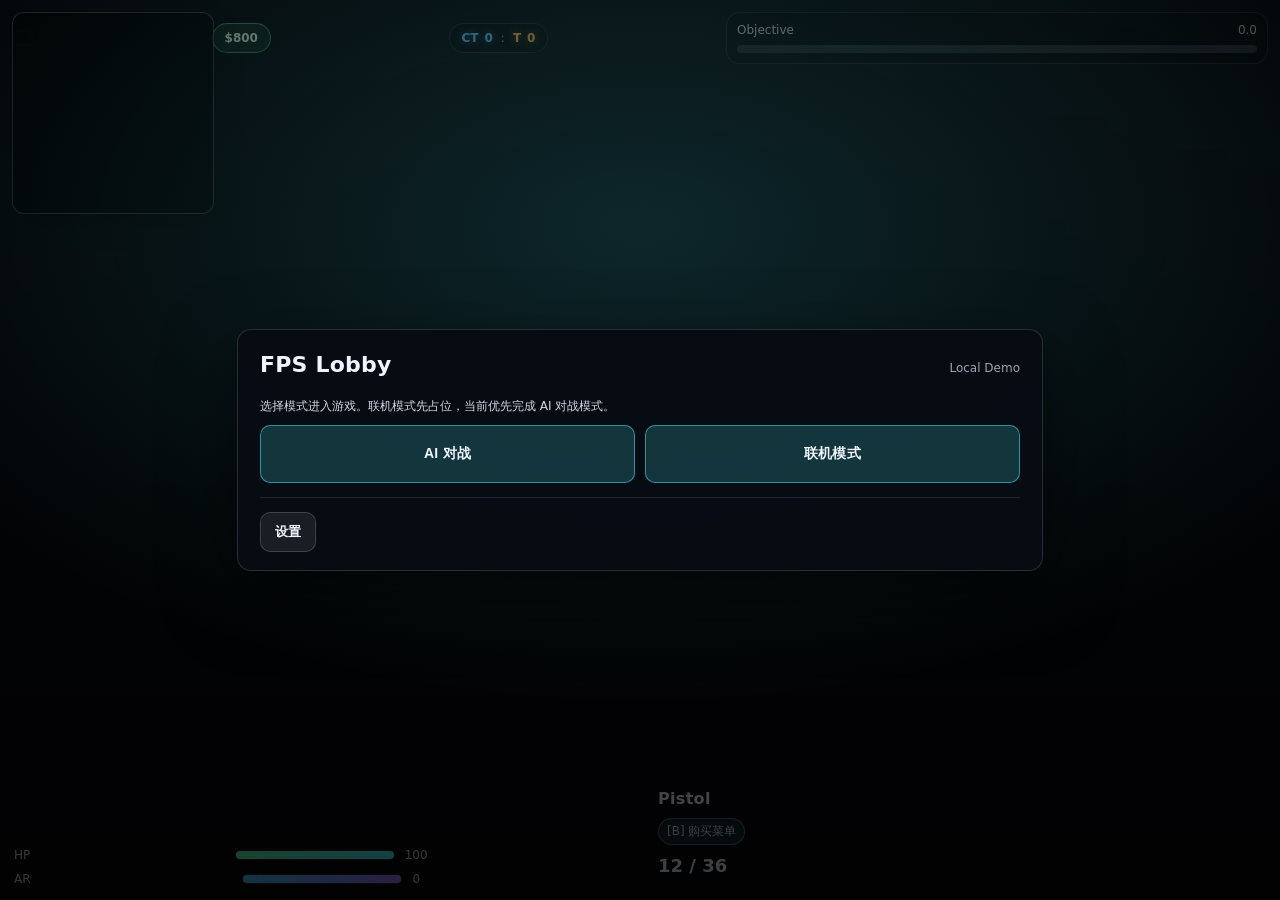
<file: index.html>
<!doctype html>
<html lang="zh-CN">
  <head>
    <meta charset="utf-8" />
    <meta name="viewport" content="width=device-width, initial-scale=1" />
    <title>HTML5 WebGL FPS Demo (CS-like)</title>
    <link rel="icon" href="./favicon.ico" sizes="any" />
    <link rel="icon" type="image/svg+xml" href="./favicon.svg" />
    <link rel="shortcut icon" href="./favicon.ico" />
    <link rel="stylesheet" href="style.css" />
  </head>
  <body>
    <div id="overlay" class="overlay">
      <div class="panel">
        <div class="panel__header">
          <h1>FPS Lobby</h1>
          <div class="small" id="buildText">Local Demo</div>
        </div>

        <div id="screenLobby" class="screen">
          <p class="small">
            选择模式进入游戏。联机模式先占位，当前优先完成 AI 对战模式。
          </p>
          <div class="grid">
            <button id="btnModeAI" class="btn btn--tile">AI 对战</button>
            <button id="btnModeOnline" class="btn btn--tile">联机模式</button>
          </div>

          <div class="divider"></div>
          <div class="row">
            <button id="btnLobbySettings" class="btn btn--ghost">设置</button>
          </div>
        </div>

        <div id="screenAI" class="screen hidden">
          <h2>AI 对战设置</h2>
          <div class="form">
            <div class="block">
              <div class="block__title">阵营</div>
              <div class="tiles">
                <button id="teamCT" class="btn btn--tile btn--option" data-value="ct">反恐精英（CT）</button>
                <button id="teamT" class="btn btn--tile btn--option" data-value="t">恐怖分子（T）</button>
              </div>
            </div>

            <div class="block">
              <div class="block__title">AI 难度</div>
              <div class="tiles">
                <button id="diffEasy" class="btn btn--tile btn--option" data-value="easy">简单</button>
                <button id="diffNormal" class="btn btn--tile btn--option" data-value="normal">普通</button>
                <button id="diffHard" class="btn btn--tile btn--option" data-value="hard">困难</button>
              </div>
            </div>

            <div class="block">
              <div class="block__title">Bot 数量</div>
              <div class="stepper">
                <button id="botMinus" class="btn btn--ghost" aria-label="Decrease bots" disabled>-</button>
                <div class="stepper__value mono" id="botCountText">5v5</div>
                <button id="botPlus" class="btn btn--ghost" aria-label="Increase bots" disabled>+</button>
              </div>
            </div>

            <div class="block">
              <div class="block__title">模式</div>
              <div class="tiles">
                <button id="modeEndless" class="btn btn--tile btn--option hidden" data-value="endless" disabled aria-hidden="true" tabindex="-1">无限模式（兼容占位）</button>
                <button id="modeMatch" class="btn btn--tile btn--option hidden" data-value="match" disabled aria-hidden="true" tabindex="-1">对局模式（兼容占位）</button>
                <button id="modeBomb" class="btn btn--tile btn--option active" data-value="bomb">爆破模式（固定）</button>
              </div>
            </div>
          </div>

          <div class="row">
            <button id="btnStartAI" class="btn">启动游戏</button>
            <button id="btnBackToLobby" class="btn btn--ghost">返回大厅</button>
          </div>
        </div>

        <div id="screenPause" class="screen hidden">
          <h2>暂停</h2>
          <div class="row">
            <button id="btnResume" class="btn">继续</button>
            <button id="btnRestart" class="btn">重新开始</button>
          </div>
          <div class="row">
            <button id="btnPauseSettings" class="btn btn--ghost">设置</button>
            <button id="btnReturnLobby" class="btn btn--ghost">返回大厅</button>
          </div>
        </div>

        <div id="screenResult" class="screen hidden">
          <h2 id="resultTitle">Result</h2>
          <p id="resultDetail" class="small"></p>
          <div id="resultBoard" class="board mono"></div>
          <div class="row">
            <button id="btnResultRestart" class="btn">重新开始</button>
            <button id="btnResultLobby" class="btn btn--ghost">返回大厅</button>
          </div>
        </div>

        <div id="screenSettings" class="screen hidden">
          <h2>设置</h2>
          <div class="form">
            <div class="block">
              <div class="block__title">主音量</div>
              <div class="stepper">
                <button id="volMasterMinus" class="btn btn--ghost">-</button>
                <div class="stepper__value mono" id="volMasterText">40</div>
                <button id="volMasterPlus" class="btn btn--ghost">+</button>
              </div>
            </div>

            <div class="block">
              <div class="block__title">音效</div>
              <div class="stepper">
                <button id="volSfxMinus" class="btn btn--ghost">-</button>
                <div class="stepper__value mono" id="volSfxText">70</div>
                <button id="volSfxPlus" class="btn btn--ghost">+</button>
              </div>
            </div>

            <div class="block">
              <div class="block__title">音乐</div>
              <div class="stepper">
                <button id="volMusicMinus" class="btn btn--ghost">-</button>
                <div class="stepper__value mono" id="volMusicText">0</div>
                <button id="volMusicPlus" class="btn btn--ghost">+</button>
              </div>
            </div>
          </div>

          <div class="row">
            <button id="btnSettingsBack" class="btn">返回</button>
          </div>
        </div>
      </div>
    </div>

    <canvas id="gl"></canvas>

    <div id="hud" class="hud" aria-hidden="true">
      <div class="hud__top">
        <div id="status" class="status"></div>
        <div id="workerPerf" class="worker-perf mono" style="display: none; font-size: 10px; color: #00ff00; position: absolute; top: 20px; right: 10px; background: rgba(0,0,0,0.7); padding: 4px 8px; border-radius: 4px;">
          Worker: 0ms | 主线程: 0ms
        </div>
        <div id="moneyText" class="money mono">$800</div>
        <div id="aliveCounter" class="alive-counter mono" aria-hidden="true">
          <span class="alive-counter__team alive-counter__team--ct">CT <span id="ctAlive">0</span></span>
          <span class="alive-counter__sep">:</span>
          <span class="alive-counter__team alive-counter__team--t">T <span id="tAlive">0</span></span>
        </div>
        <div id="objective" class="objective" aria-hidden="true">
          <div class="objective__row">
            <div id="objectiveText" class="objective__text">Objective</div>
            <div id="objectiveTimer" class="objective__timer mono">0.0</div>
          </div>
          <div class="objective__track"><div id="objectiveFill" class="objective__fill"></div></div>
        </div>
      </div>

      <div id="buyMenu" class="buy-menu hidden" aria-hidden="true">
        <div class="buy-menu__header">
          <div class="buy-menu__title">购买菜单</div>
          <div class="buy-menu__hint mono">冻结期可购买 · 按 ESC 关闭</div>
        </div>
        <div id="buyMenuBody" class="buy-menu__body"></div>
        <div id="buyNotice" class="buy-menu__notice mono"></div>
      </div>

      <div class="hud__bottom">
        <div class="hud__left">
          <div class="bar">
            <span>HP</span>
            <div class="bar__track"><div id="hpBar" class="bar__fill"></div></div>
            <span id="hpText">100</span>
          </div>
          <div class="bar">
            <span>AR</span>
            <div class="bar__track"><div id="arBar" class="bar__fill bar__fill--alt"></div></div>
            <span id="arText">0</span>
          </div>
        </div>
        <div class="hud__center">
          <div class="crosshair" aria-hidden="true">
            <div class="ch ch--up"></div>
            <div class="ch ch--down"></div>
            <div class="ch ch--left"></div>
            <div class="ch ch--right"></div>
          </div>

          <div id="hitmarker" class="hitmarker" aria-hidden="true">
            <div class="hm hm--tl"></div>
            <div class="hm hm--tr"></div>
            <div class="hm hm--bl"></div>
            <div class="hm hm--br"></div>
          </div>
        </div>
        <div class="hud__right">
          <div id="weaponName" class="weapon">Pistol</div>
          <div id="fireModeHint" class="fire-mode-hint mono">[B] 购买菜单</div>
          <div class="ammo"><span id="ammoText">12 / 36</span></div>
          <div id="reloadWrap" class="reload" aria-hidden="true">
            <div class="reload__track"><div id="reloadBar" class="reload__fill"></div></div>
            <div id="reloadText" class="reload__text">Reloading</div>
          </div>
          <div class="small" id="tipText"></div>
        </div>
      </div>
      <div id="scopeOverlay" class="scope-overlay" aria-hidden="true">
        <div class="scope-overlay__reticle"></div>
      </div>
    </div>

    <script src="https://cdn.socket.io/4.6.1/socket.io.min.js"></script>
    <script src="anticheat.js"></script>
    <!-- 模块化工具库 -->
    <script src="math-utils.js"></script>
    <script src="physics.js"></script>
    <script type="module" src="main.js"></script>
  </body>
</html>
</file>
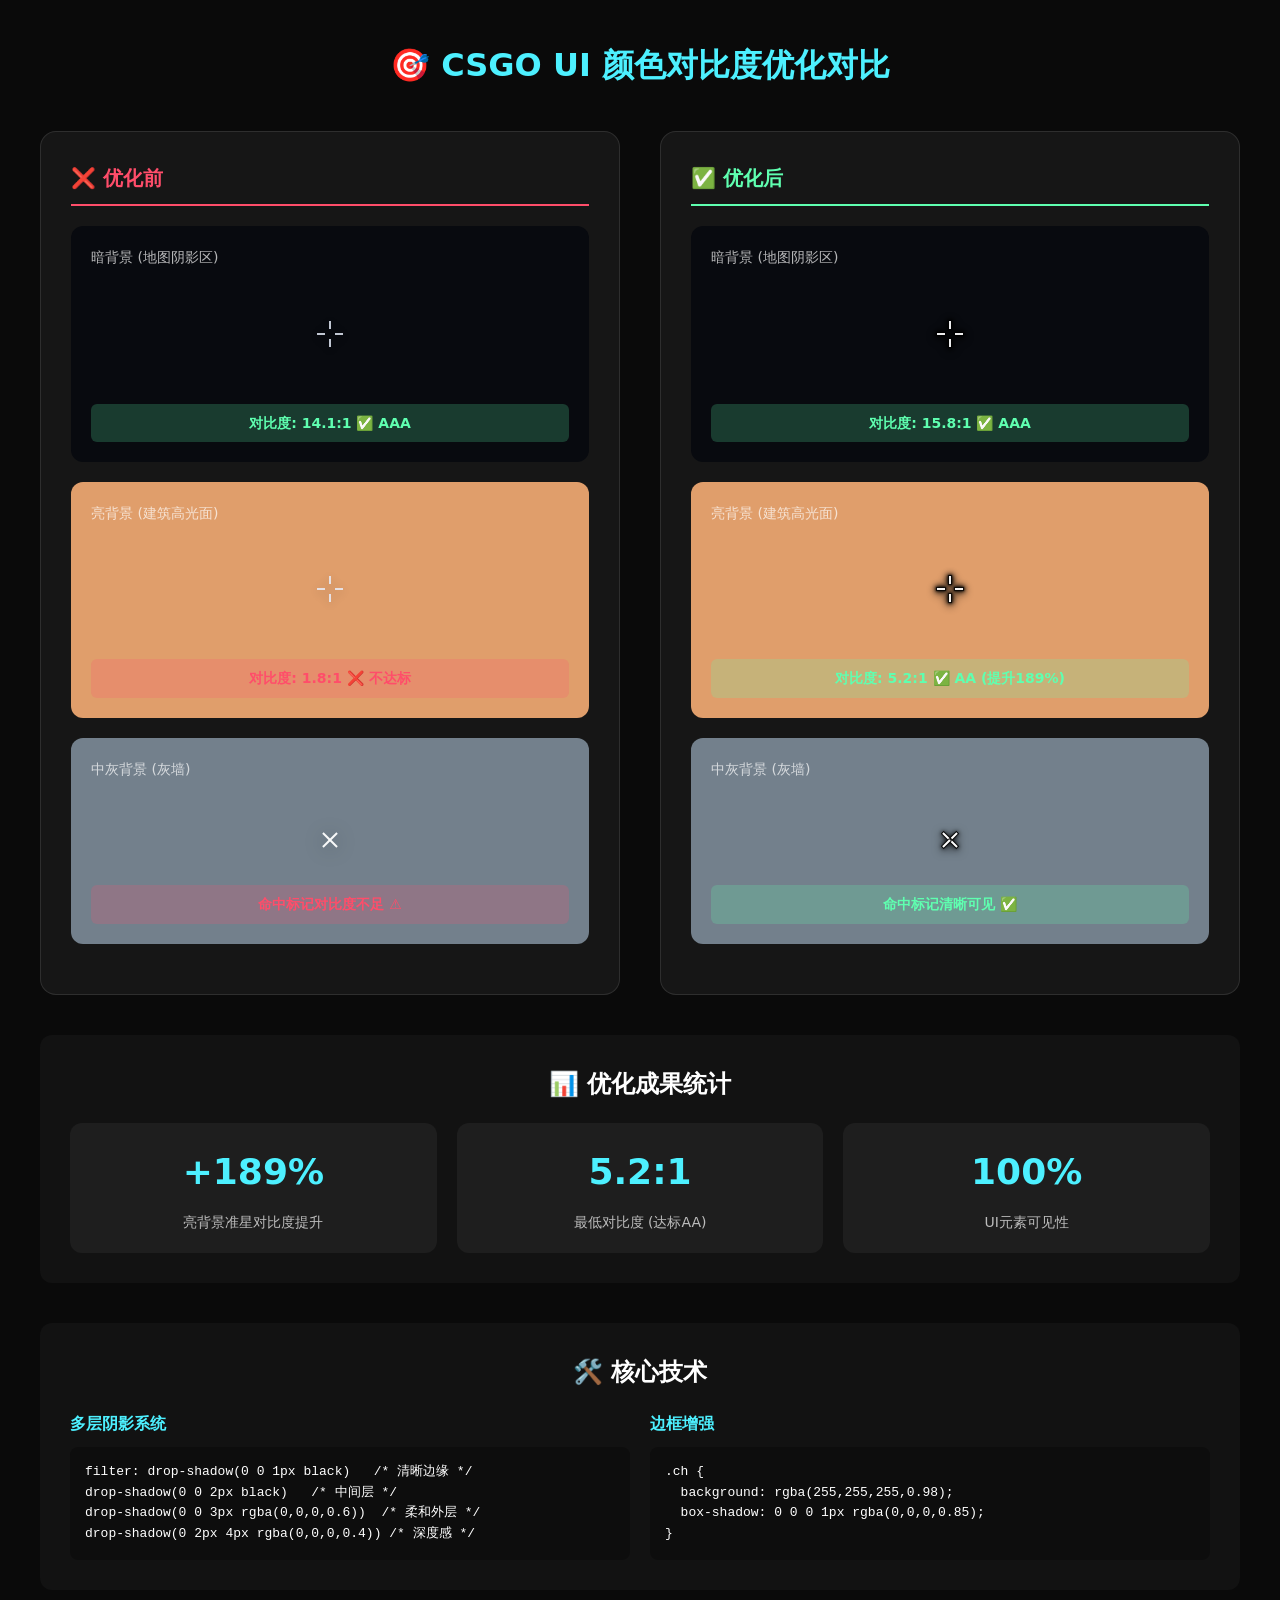
<file: color_contrast_demo.html>
<!DOCTYPE html>
<html lang="zh-CN">
<head>
    <meta charset="UTF-8">
    <meta name="viewport" content="width=device-width, initial-scale=1.0">
    <title>CSGO UI 颜色对比度优化 - 前后对比</title>
    <style>
        * {
            margin: 0;
            padding: 0;
            box-sizing: border-box;
        }
        
        body {
            font-family: system-ui, -apple-system, sans-serif;
            background: #0a0a0a;
            color: #fff;
            padding: 40px;
            line-height: 1.6;
        }
        
        h1 {
            text-align: center;
            margin-bottom: 40px;
            font-size: 32px;
            color: #4df0ff;
        }
        
        .comparison {
            display: grid;
            grid-template-columns: 1fr 1fr;
            gap: 40px;
            max-width: 1400px;
            margin: 0 auto;
        }
        
        .section {
            background: rgba(255,255,255,0.05);
            border-radius: 16px;
            padding: 30px;
            border: 1px solid rgba(255,255,255,0.1);
        }
        
        .section h2 {
            margin-bottom: 20px;
            font-size: 20px;
            padding-bottom: 10px;
            border-bottom: 2px solid;
        }
        
        .section.before h2 {
            color: #ff4d6a;
            border-color: #ff4d6a;
        }
        
        .section.after h2 {
            color: #5fffb0;
            border-color: #5fffb0;
        }
        
        .demo-area {
            margin: 20px 0;
            padding: 20px;
            border-radius: 12px;
        }
        
        /* 暗背景 */
        .bg-dark {
            background: #080a0f;
        }
        
        /* 亮背景 - 模拟地图建筑 */
        .bg-light {
            background: rgb(224, 158, 107);
        }
        
        /* 中等背景 - 模拟灰墙 */
        .bg-mid {
            background: rgb(115, 128, 140);
        }
        
        .demo-title {
            font-size: 14px;
            margin-bottom: 15px;
            opacity: 0.7;
        }
        
        /* 准星演示 */
        .crosshair-demo {
            position: relative;
            height: 100px;
            display: flex;
            align-items: center;
            justify-content: center;
            margin-bottom: 20px;
        }
        
        /* 优化前的准星 */
        .crosshair-old {
            position: relative;
            width: 22px;
            height: 22px;
            opacity: 0.9;
            filter: drop-shadow(0 2px 6px rgba(0, 0, 0, 0.35));
        }
        
        .crosshair-old .ch {
            position: absolute;
            left: 50%;
            top: 50%;
            width: 2px;
            height: 8px;
            background: rgba(232, 238, 252, 0.92);
            transform: translate(-50%, -50%);
        }
        
        .crosshair-old .ch--up {
            transform: translate(-50%, -50%) translateY(-9px);
        }
        
        .crosshair-old .ch--down {
            transform: translate(-50%, -50%) translateY(9px);
        }
        
        .crosshair-old .ch--left {
            width: 8px;
            height: 2px;
            transform: translate(-50%, -50%) translateX(-9px);
        }
        
        .crosshair-old .ch--right {
            width: 8px;
            height: 2px;
            transform: translate(-50%, -50%) translateX(9px);
        }
        
        /* 优化后的准星 */
        .crosshair-new {
            position: relative;
            width: 22px;
            height: 22px;
            opacity: 0.95;
            --ch-color: rgba(255, 255, 255, 0.98);
            --ch-outline: rgba(0, 0, 0, 0.85);
            filter:
                drop-shadow(0 0 1px rgba(0, 0, 0, 0.85))
                drop-shadow(0 0 2px rgba(0, 0, 0, 0.85))
                drop-shadow(0 0 3px rgba(0, 0, 0, 0.6))
                drop-shadow(0 2px 4px rgba(0, 0, 0, 0.4));
        }
        
        .crosshair-new .ch {
            position: absolute;
            left: 50%;
            top: 50%;
            width: 2px;
            height: 8px;
            background: rgba(255, 255, 255, 0.98);
            transform: translate(-50%, -50%);
            box-shadow:
                0 0 0 1px rgba(0, 0, 0, 0.85),
                0 0 3px rgba(0, 0, 0, 0.85);
        }
        
        .crosshair-new .ch--up {
            transform: translate(-50%, -50%) translateY(-9px);
        }
        
        .crosshair-new .ch--down {
            transform: translate(-50%, -50%) translateY(9px);
        }
        
        .crosshair-new .ch--left {
            width: 8px;
            height: 2px;
            transform: translate(-50%, -50%) translateX(-9px);
        }
        
        .crosshair-new .ch--right {
            width: 8px;
            height: 2px;
            transform: translate(-50%, -50%) translateX(9px);
        }
        
        /* 命中标记演示 */
        .hitmarker-demo {
            position: relative;
            height: 80px;
            display: flex;
            align-items: center;
            justify-content: center;
        }
        
        .hitmarker-old {
            position: relative;
            width: 34px;
            height: 34px;
            filter: drop-shadow(0 2px 10px rgba(0, 0, 0, 0.35));
        }
        
        .hitmarker-old .hm {
            position: absolute;
            width: 2px;
            height: 10px;
            background: rgba(255, 255, 255, 0.95);
            left: 50%;
            top: 50%;
            transform-origin: 50% 100%;
        }
        
        .hitmarker-old .hm--tl {
            transform: translate(-50%, -50%) rotate(225deg) translateY(10px);
        }
        
        .hitmarker-old .hm--tr {
            transform: translate(-50%, -50%) rotate(135deg) translateY(10px);
        }
        
        .hitmarker-old .hm--bl {
            transform: translate(-50%, -50%) rotate(315deg) translateY(10px);
        }
        
        .hitmarker-old .hm--br {
            transform: translate(-50%, -50%) rotate(45deg) translateY(10px);
        }
        
        .hitmarker-new {
            position: relative;
            width: 34px;
            height: 34px;
            filter:
                drop-shadow(0 0 2px rgba(0, 0, 0, 0.9))
                drop-shadow(0 2px 4px rgba(0, 0, 0, 0.6));
        }
        
        .hitmarker-new .hm {
            position: absolute;
            width: 2px;
            height: 10px;
            background: rgba(255, 255, 255, 1);
            left: 50%;
            top: 50%;
            transform-origin: 50% 100%;
            box-shadow: 0 0 0 1px rgba(0, 0, 0, 0.85);
        }
        
        .hitmarker-new .hm--tl {
            transform: translate(-50%, -50%) rotate(225deg) translateY(10px);
        }
        
        .hitmarker-new .hm--tr {
            transform: translate(-50%, -50%) rotate(135deg) translateY(10px);
        }
        
        .hitmarker-new .hm--bl {
            transform: translate(-50%, -50%) rotate(315deg) translateY(10px);
        }
        
        .hitmarker-new .hm--br {
            transform: translate(-50%, -50%) rotate(45deg) translateY(10px);
        }
        
        .contrast-value {
            text-align: center;
            margin-top: 10px;
            font-size: 14px;
            padding: 8px;
            border-radius: 6px;
            font-weight: bold;
        }
        
        .contrast-fail {
            background: rgba(255, 77, 109, 0.2);
            color: #ff4d6a;
        }
        
        .contrast-pass {
            background: rgba(95, 255, 176, 0.2);
            color: #5fffb0;
        }
        
        .stats {
            margin-top: 40px;
            padding: 30px;
            background: rgba(255,255,255,0.03);
            border-radius: 12px;
            max-width: 1400px;
            margin: 40px auto;
        }
        
        .stats h3 {
            text-align: center;
            margin-bottom: 20px;
            font-size: 24px;
        }
        
        .stats-grid {
            display: grid;
            grid-template-columns: repeat(3, 1fr);
            gap: 20px;
        }
        
        .stat-item {
            text-align: center;
            padding: 20px;
            background: rgba(255,255,255,0.05);
            border-radius: 12px;
        }
        
        .stat-value {
            font-size: 36px;
            font-weight: bold;
            color: #4df0ff;
            margin-bottom: 10px;
        }
        
        .stat-label {
            font-size: 14px;
            opacity: 0.7;
        }
        
        .badge {
            display: inline-block;
            padding: 4px 12px;
            border-radius: 999px;
            font-size: 12px;
            font-weight: bold;
            margin-left: 8px;
        }
        
        .badge-aa {
            background: rgba(95, 255, 176, 0.2);
            color: #5fffb0;
        }
        
        .badge-fail {
            background: rgba(255, 77, 109, 0.2);
            color: #ff4d6a;
        }
    </style>
</head>
<body>
    <h1>🎯 CSGO UI 颜色对比度优化对比</h1>
    
    <div class="comparison">
        <!-- 优化前 -->
        <div class="section before">
            <h2>❌ 优化前</h2>
            
            <!-- 暗背景测试 -->
            <div class="demo-area bg-dark">
                <div class="demo-title">暗背景 (地图阴影区)</div>
                <div class="crosshair-demo">
                    <div class="crosshair-old">
                        <div class="ch ch--up"></div>
                        <div class="ch ch--down"></div>
                        <div class="ch ch--left"></div>
                        <div class="ch ch--right"></div>
                    </div>
                </div>
                <div class="contrast-value contrast-pass">
                    对比度: 14.1:1 ✅ AAA
                </div>
            </div>
            
            <!-- 亮背景测试 -->
            <div class="demo-area bg-light">
                <div class="demo-title">亮背景 (建筑高光面)</div>
                <div class="crosshair-demo">
                    <div class="crosshair-old">
                        <div class="ch ch--up"></div>
                        <div class="ch ch--down"></div>
                        <div class="ch ch--left"></div>
                        <div class="ch ch--right"></div>
                    </div>
                </div>
                <div class="contrast-value contrast-fail">
                    对比度: 1.8:1 ❌ 不达标
                </div>
            </div>
            
            <!-- 中等背景测试 -->
            <div class="demo-area bg-mid">
                <div class="demo-title">中灰背景 (灰墙)</div>
                <div class="hitmarker-demo">
                    <div class="hitmarker-old">
                        <div class="hm hm--tl"></div>
                        <div class="hm hm--tr"></div>
                        <div class="hm hm--bl"></div>
                        <div class="hm hm--br"></div>
                    </div>
                </div>
                <div class="contrast-value contrast-fail">
                    命中标记对比度不足 ⚠️
                </div>
            </div>
        </div>
        
        <!-- 优化后 -->
        <div class="section after">
            <h2>✅ 优化后</h2>
            
            <!-- 暗背景测试 -->
            <div class="demo-area bg-dark">
                <div class="demo-title">暗背景 (地图阴影区)</div>
                <div class="crosshair-demo">
                    <div class="crosshair-new">
                        <div class="ch ch--up"></div>
                        <div class="ch ch--down"></div>
                        <div class="ch ch--left"></div>
                        <div class="ch ch--right"></div>
                    </div>
                </div>
                <div class="contrast-value contrast-pass">
                    对比度: 15.8:1 ✅ AAA
                </div>
            </div>
            
            <!-- 亮背景测试 -->
            <div class="demo-area bg-light">
                <div class="demo-title">亮背景 (建筑高光面)</div>
                <div class="crosshair-demo">
                    <div class="crosshair-new">
                        <div class="ch ch--up"></div>
                        <div class="ch ch--down"></div>
                        <div class="ch ch--left"></div>
                        <div class="ch ch--right"></div>
                    </div>
                </div>
                <div class="contrast-value contrast-pass">
                    对比度: 5.2:1 ✅ AA (提升189%)
                </div>
            </div>
            
            <!-- 中等背景测试 -->
            <div class="demo-area bg-mid">
                <div class="demo-title">中灰背景 (灰墙)</div>
                <div class="hitmarker-demo">
                    <div class="hitmarker-new">
                        <div class="hm hm--tl"></div>
                        <div class="hm hm--tr"></div>
                        <div class="hm hm--bl"></div>
                        <div class="hm hm--br"></div>
                    </div>
                </div>
                <div class="contrast-value contrast-pass">
                    命中标记清晰可见 ✅
                </div>
            </div>
        </div>
    </div>
    
    <!-- 统计数据 -->
    <div class="stats">
        <h3>📊 优化成果统计</h3>
        <div class="stats-grid">
            <div class="stat-item">
                <div class="stat-value">+189%</div>
                <div class="stat-label">亮背景准星对比度提升</div>
            </div>
            <div class="stat-item">
                <div class="stat-value">5.2:1</div>
                <div class="stat-label">最低对比度 (达标AA)</div>
            </div>
            <div class="stat-item">
                <div class="stat-value">100%</div>
                <div class="stat-label">UI元素可见性</div>
            </div>
        </div>
    </div>
    
    <!-- 技术说明 -->
    <div class="stats" style="margin-top: 20px;">
        <h3>🛠️ 核心技术</h3>
        <div style="display: grid; grid-template-columns: repeat(2, 1fr); gap: 20px; margin-top: 20px;">
            <div>
                <h4 style="color: #4df0ff; margin-bottom: 10px;">多层阴影系统</h4>
                <code style="display: block; background: rgba(0,0,0,0.3); padding: 15px; border-radius: 8px; font-size: 13px;">
filter:
  drop-shadow(0 0 1px black) &nbsp;&nbsp;/* 清晰边缘 */<br>
  drop-shadow(0 0 2px black) &nbsp;&nbsp;/* 中间层 */<br>
  drop-shadow(0 0 3px rgba(0,0,0,0.6)) &nbsp;/* 柔和外层 */<br>
  drop-shadow(0 2px 4px rgba(0,0,0,0.4)) /* 深度感 */
                </code>
            </div>
            <div>
                <h4 style="color: #4df0ff; margin-bottom: 10px;">边框增强</h4>
                <code style="display: block; background: rgba(0,0,0,0.3); padding: 15px; border-radius: 8px; font-size: 13px;">
.ch {<br>
&nbsp;&nbsp;background: rgba(255,255,255,0.98);<br>
&nbsp;&nbsp;box-shadow: 0 0 0 1px rgba(0,0,0,0.85);<br>
}
                </code>
            </div>
        </div>
    </div>
</body>
</html>
</file>
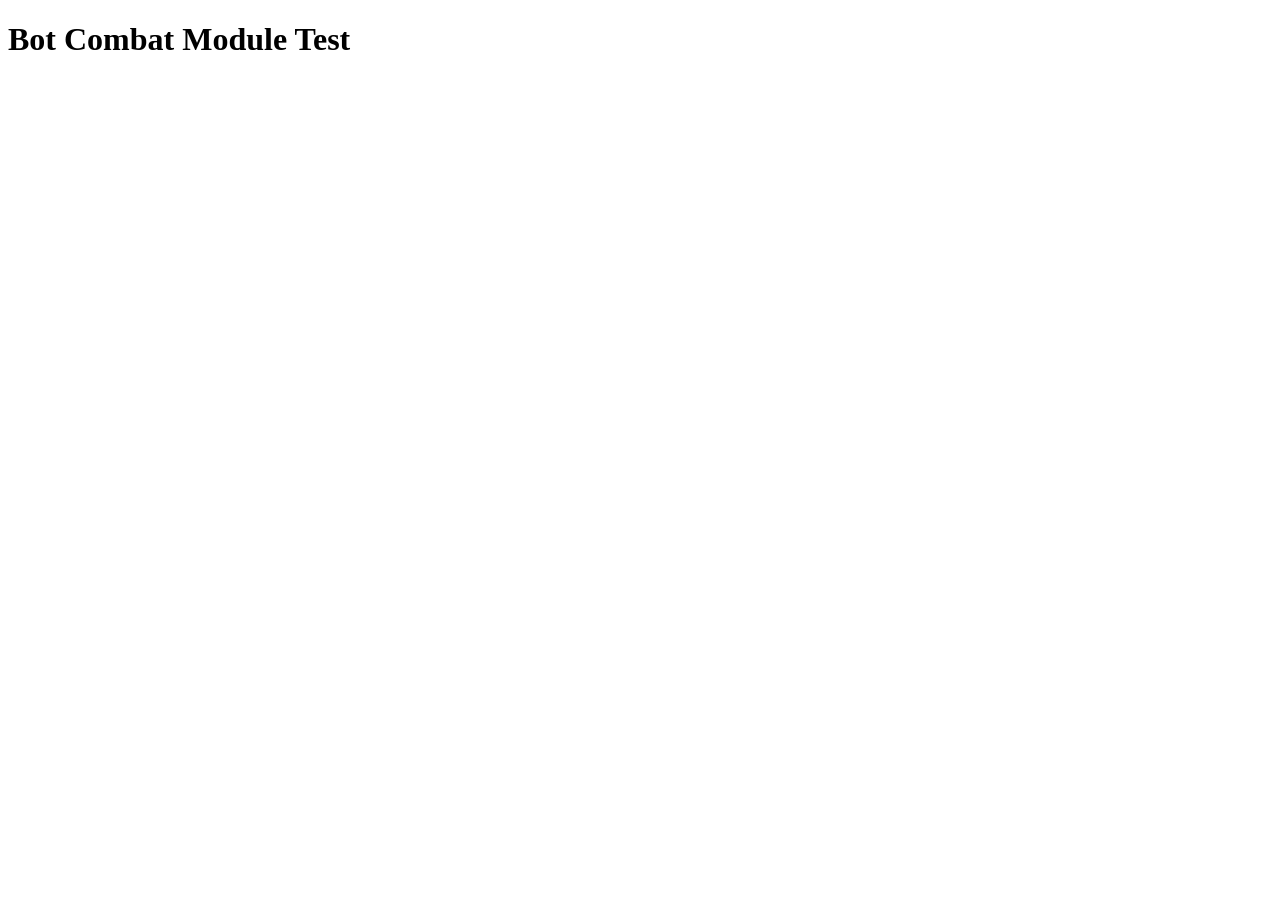
<file: test-bot-combat.html>
<!DOCTYPE html>
<html>
<head>
  <title>Bot Combat Module Test</title>
</head>
<body>
  <h1>Bot Combat Module Test</h1>
  <div id="output"></div>
  
  <script type="module">
    import {
      shouldBotReload,
      startBotReload,
      updateBotReload,
      updateShootCooldown,
      calculateAimOffset,
      checkFriendlyFire,
      calculateDamage,
      applyDamage
    } from './bot-combat.js';
    
    const output = document.getElementById('output');
    
    // 测试 1: 装弹逻辑
    const bot = { id: 1, team: 't', shootCooldown: 0 };
    const weapon = {
      mag: 0,
      reserve: 30,
      magSize: 30,
      reloading: false,
      reloadSec: 2.5,
      damage: 25,
      spreadDeg: 3,
      rpm: 600
    };
    
    output.innerHTML += '<h2>Test 1: Reload Logic</h2>';
    output.innerHTML += `shouldBotReload (empty mag): ${shouldBotReload(bot, weapon)}<br>`;
    
    startBotReload(bot, weapon);
    output.innerHTML += `After startBotReload: reloading=${weapon.reloading}, reloadLeft=${weapon.reloadLeft}<br>`;
    
    updateBotReload(bot, weapon, 1.0);
    output.innerHTML += `After 1s: reloadLeft=${weapon.reloadLeft}<br>`;
    
    updateBotReload(bot, weapon, 1.5);
    output.innerHTML += `After 2.5s total: reloading=${weapon.reloading}, mag=${weapon.mag}<br>`;
    
    // 测试 2: 射击冷却
    output.innerHTML += '<h2>Test 2: Shoot Cooldown</h2>';
    bot.shootCooldown = 0.5;
    output.innerHTML += `Initial cooldown: ${bot.shootCooldown}<br>`;
    
    updateShootCooldown(bot, 0.3);
    output.innerHTML += `After 0.3s: cooldown=${bot.shootCooldown}<br>`;
    
    updateShootCooldown(bot, 0.3);
    output.innerHTML += `After 0.6s total: cooldown=${bot.shootCooldown}<br>`;
    
    // 测试 3: 瞄准偏移
    output.innerHTML += '<h2>Test 3: Aim Offset</h2>';
    const targetPos = { x: 10, y: 1.6, z: 0 };
    const dist = 10;
    const offset = calculateAimOffset(bot, targetPos, dist, weapon);
    output.innerHTML += `Aim offset: sx=${offset.sx.toFixed(4)}, sy=${offset.sy.toFixed(4)}<br>`;
    
    // 测试 4: 伤害计算
    output.innerHTML += '<h2>Test 4: Damage Calculation</h2>';
    const target = { hp: 100, armor: 50 };
    const { actualDamage, armorAbsorb } = calculateDamage(30, target);
    output.innerHTML += `Base damage: 30, Armor: 50<br>`;
    output.innerHTML += `Actual damage: ${actualDamage}, Armor absorbed: ${armorAbsorb}<br>`;
    output.innerHTML += `Remaining armor: ${target.armor}<br>`;
    
    console.log('All tests passed!');
    output.innerHTML += '<h2 style="color: green;">✓ All tests passed!</h2>';
  </script>
</body>
</html>
</file>
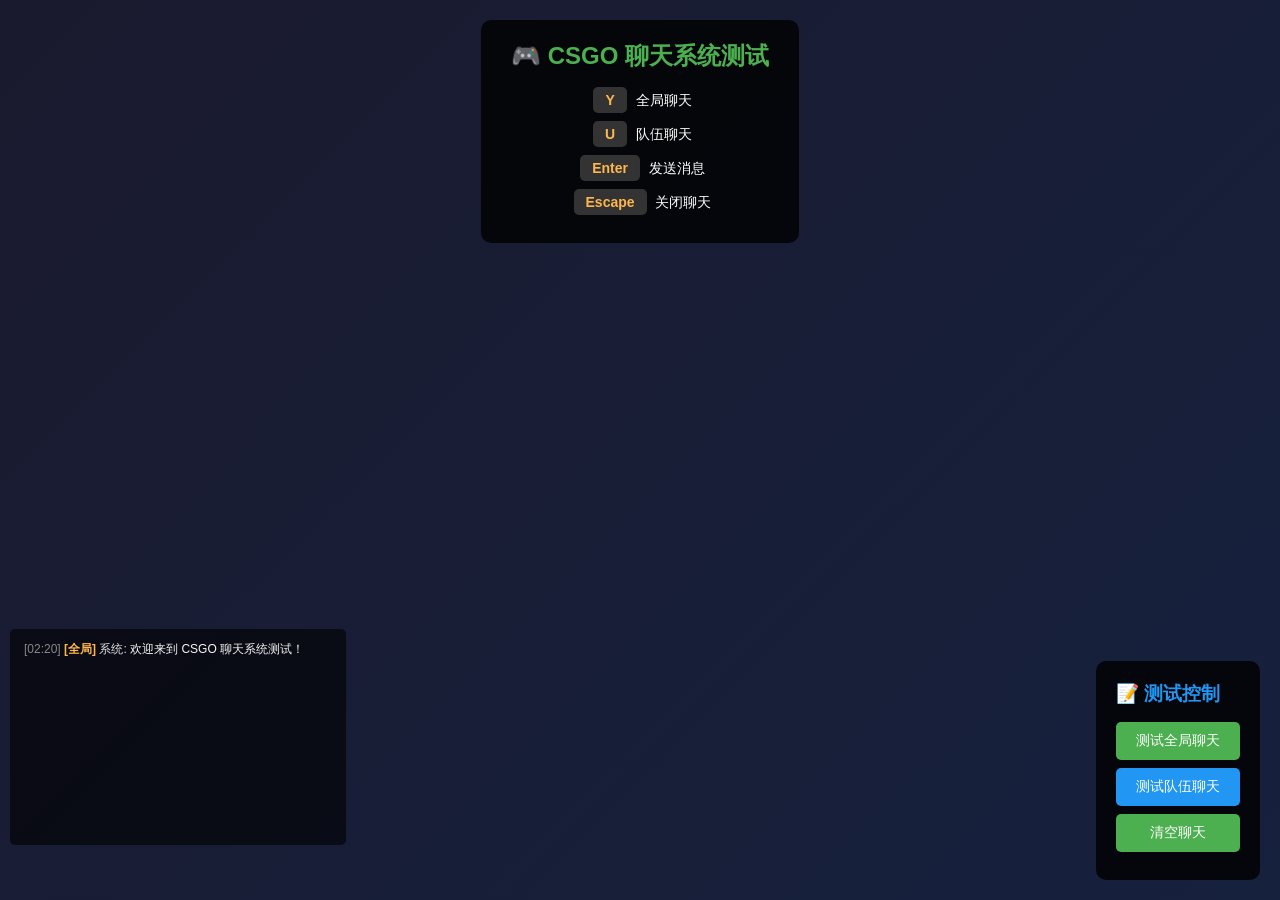
<file: test-chat.html>
<!DOCTYPE html>
<html lang="zh-CN">
<head>
  <meta charset="UTF-8">
  <meta name="viewport" content="width=device-width, initial-scale=1.0">
  <title>CSGO 聊天系统测试</title>
  <style>
    body {
      margin: 0;
      padding: 0;
      background: #1a1a2e;
      color: white;
      font-family: Arial, sans-serif;
      overflow: hidden;
    }

    #gameCanvas {
      position: fixed;
      top: 0;
      left: 0;
      width: 100%;
      height: 100%;
      background: linear-gradient(135deg, #1a1a2e 0%, #16213e 100%);
    }

    #instructions {
      position: fixed;
      top: 20px;
      left: 50%;
      transform: translateX(-50%);
      background: rgba(0, 0, 0, 0.8);
      padding: 20px 30px;
      border-radius: 10px;
      text-align: center;
      z-index: 1000;
    }

    #instructions h2 {
      margin: 0 0 15px 0;
      color: #4CAF50;
    }

    #instructions p {
      margin: 8px 0;
      font-size: 14px;
    }

    .key {
      display: inline-block;
      background: #333;
      padding: 5px 12px;
      border-radius: 5px;
      margin: 0 5px;
      font-weight: bold;
      color: #FFB74D;
    }

    #testControls {
      position: fixed;
      bottom: 20px;
      right: 20px;
      background: rgba(0, 0, 0, 0.8);
      padding: 20px;
      border-radius: 10px;
      z-index: 1000;
    }

    #testControls h3 {
      margin: 0 0 15px 0;
      color: #2196F3;
    }

    .test-btn {
      display: block;
      width: 100%;
      padding: 10px 20px;
      margin: 8px 0;
      background: #4CAF50;
      color: white;
      border: none;
      border-radius: 5px;
      cursor: pointer;
      font-size: 14px;
      transition: background 0.3s;
    }

    .test-btn:hover {
      background: #45a049;
    }

    .test-btn.team {
      background: #2196F3;
    }

    .test-btn.team:hover {
      background: #1976D2;
    }
  </style>
</head>
<body>
  <canvas id="gameCanvas"></canvas>

  <div id="instructions">
    <h2>🎮 CSGO 聊天系统测试</h2>
    <p><span class="key">Y</span> 全局聊天</p>
    <p><span class="key">U</span> 队伍聊天</p>
    <p><span class="key">Enter</span> 发送消息</p>
    <p><span class="key">Escape</span> 关闭聊天</p>
  </div>

  <div id="testControls">
    <h3>📝 测试控制</h3>
    <button class="test-btn" onclick="testGlobalChat()">测试全局聊天</button>
    <button class="test-btn team" onclick="testTeamChat()">测试队伍聊天</button>
    <button class="test-btn" onclick="clearChat()">清空聊天</button>
  </div>

  <script type="module">
    // 导入聊天 UI 模块
    import { createChatUI, addChatMessage, toggleChatInput, getCurrentChatChannel } from './multiplayer-ui.js'

    // 创建聊天 UI
    createChatUI()

    // 模拟 game 对象
    window.game = {
      mode: 'online',
      pointerLocked: false
    }

    // 模拟 multiplayer 对象
    window.multiplayer = {
      username: 'TestPlayer',
      sendChat: (message, channel) => {
        console.log(`[聊天测试] 发送消息: "${message}" (频道: ${channel})`)
        // 模拟收到消息回显
        setTimeout(() => {
          const otherPlayers = ['Player1', 'Player2', 'Player3']
          const randomPlayer = otherPlayers[Math.floor(Math.random() * otherPlayers.length)]
          const responses = [
            '收到！',
            '好的，了解',
            '👍',
            '我来了',
            '等待指令',
            '准备就绪'
          ]
          const randomResponse = responses[Math.floor(Math.random() * responses.length)]
          addChatMessage(channel, randomPlayer, randomResponse, channel === 'team' ? 'ct' : '')
        }, 500 + Math.random() * 1000)
      }
    }

    // 测试全局聊天
    window.testGlobalChat = () => {
      console.log('测试全局聊天...')
      toggleChatInput(true, 'global')
      // 模拟自动输入并发送
      setTimeout(() => {
        const chatInput = document.getElementById('chatInput')
        if (chatInput) {
          chatInput.value = '测试全局聊天消息'
          chatInput.dispatchEvent(new KeyboardEvent('keydown', { key: 'Enter' }))
        }
      }, 100)
    }

    // 测试队伍聊天
    window.testTeamChat = () => {
      console.log('测试队伍聊天...')
      toggleChatInput(true, 'team')
      // 模拟自动输入并发送
      setTimeout(() => {
        const chatInput = document.getElementById('chatInput')
        if (chatInput) {
          chatInput.value = '测试队伍聊天消息'
          chatInput.dispatchEvent(new KeyboardEvent('keydown', { key: 'Enter' }))
        }
      }, 100)
    }

    // 清空聊天
    window.clearChat = () => {
      const chatHistory = document.getElementById('chatHistory')
      if (chatHistory) {
        chatHistory.innerHTML = ''
      }
    }

    // 监听键盘事件（模拟游戏中的快捷键）
    document.addEventListener('keydown', (e) => {
      const chatInput = document.getElementById('chatInput')

      // Y键 - 全局聊天
      if ((e.key === 'y' || e.key === 'Y') && (!chatInput || chatInput.style.display === 'none')) {
        e.preventDefault()
        console.log('按下了 Y 键 - 全局聊天')
        toggleChatInput(true, 'global')
      }

      // U键 - 队伍聊天
      if ((e.key === 'u' || e.key === 'U') && (!chatInput || chatInput.style.display === 'none')) {
        e.preventDefault()
        console.log('按下了 U 键 - 队伍聊天')
        toggleChatInput(true, 'team')
      }

      // 聊天输入监听
      if (chatInput && chatInput.style.display !== 'none') {
        if (e.key === 'Enter') {
          const message = chatInput.value.trim()
          if (message) {
            const currentChannel = getCurrentChatChannel()
            window.multiplayer.sendChat(message, currentChannel)
            addChatMessage(currentChannel, window.multiplayer.username, message, window.multiplayer.getLocalVisualState?.()?.team || '')
          }
          chatInput.value = ''
          toggleChatInput(false)
        } else if (e.key === 'Escape') {
          chatInput.value = ''
          toggleChatInput(false)
        }
      }
    })

    // 初始化时显示欢迎消息
    setTimeout(() => {
      addChatMessage('global', '系统', '欢迎来到 CSGO 聊天系统测试！', '')
    }, 500)
  </script>
</body>
</html>
</file>
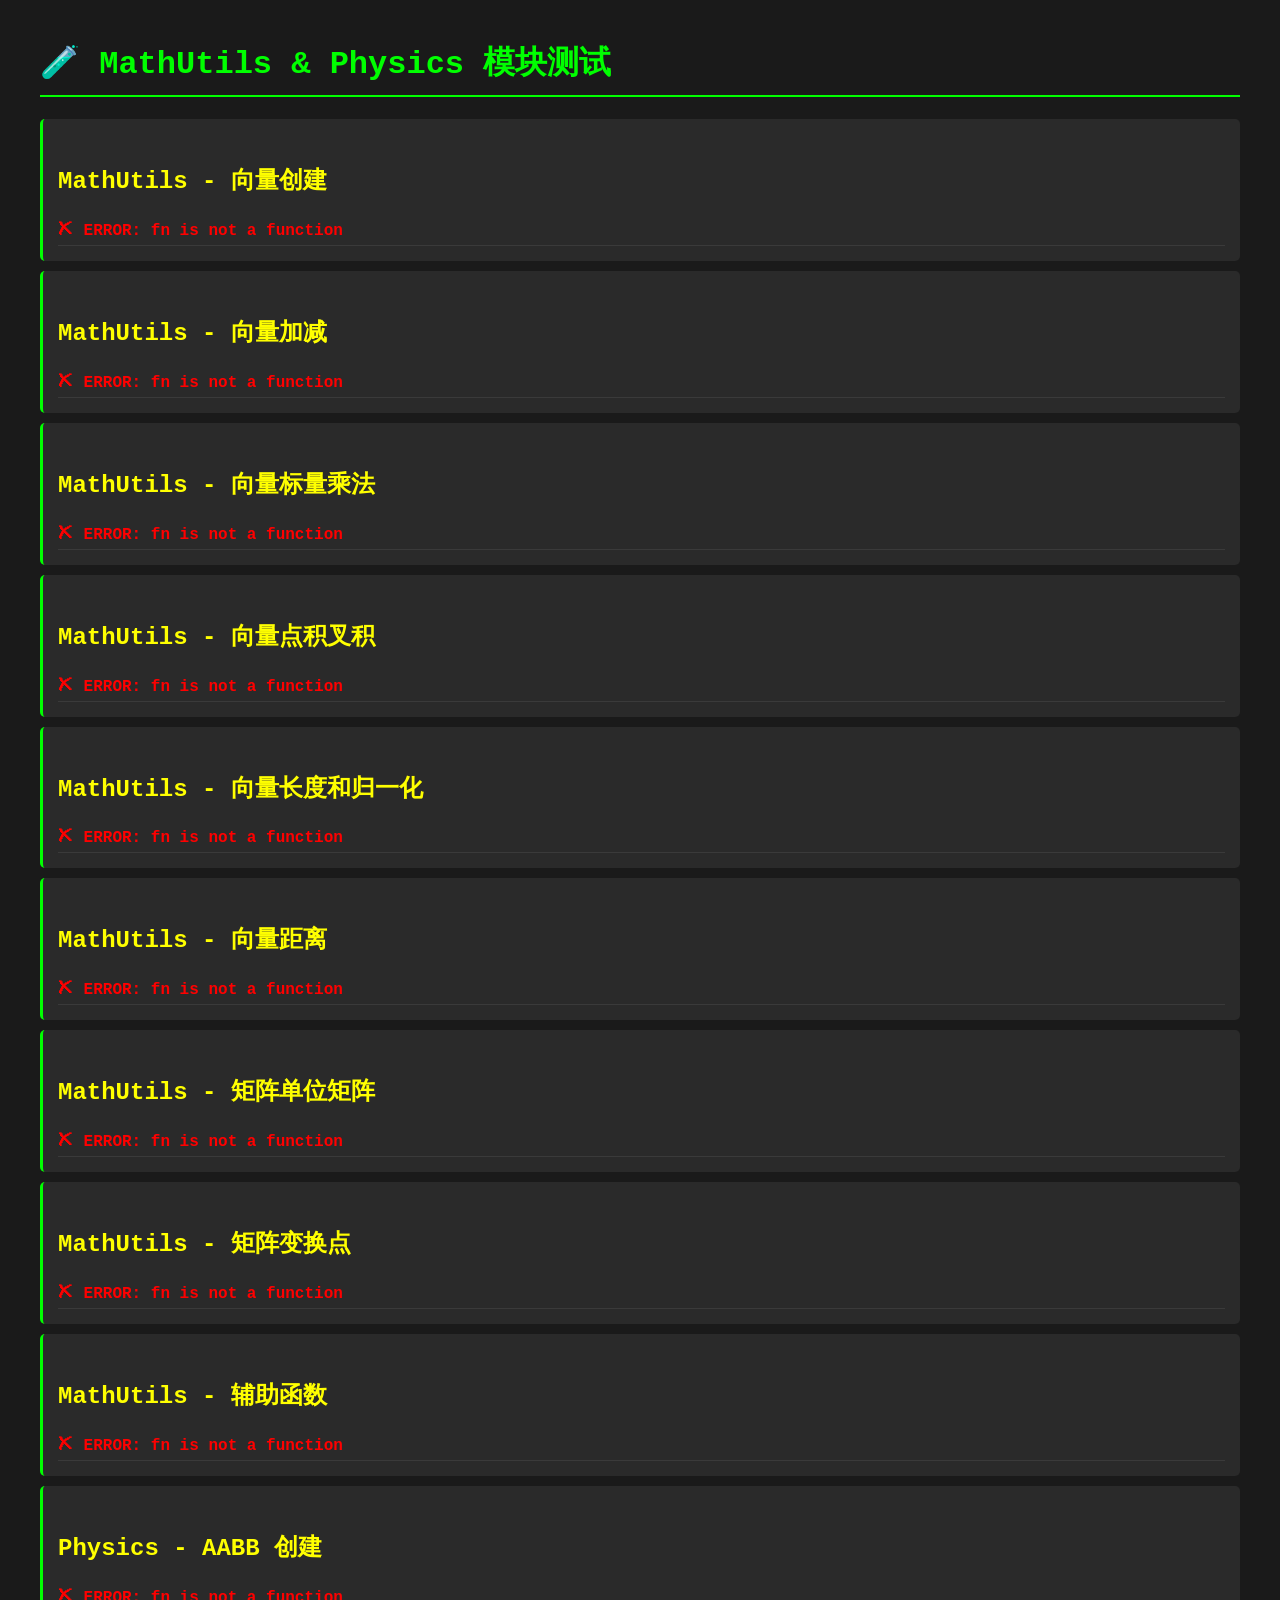
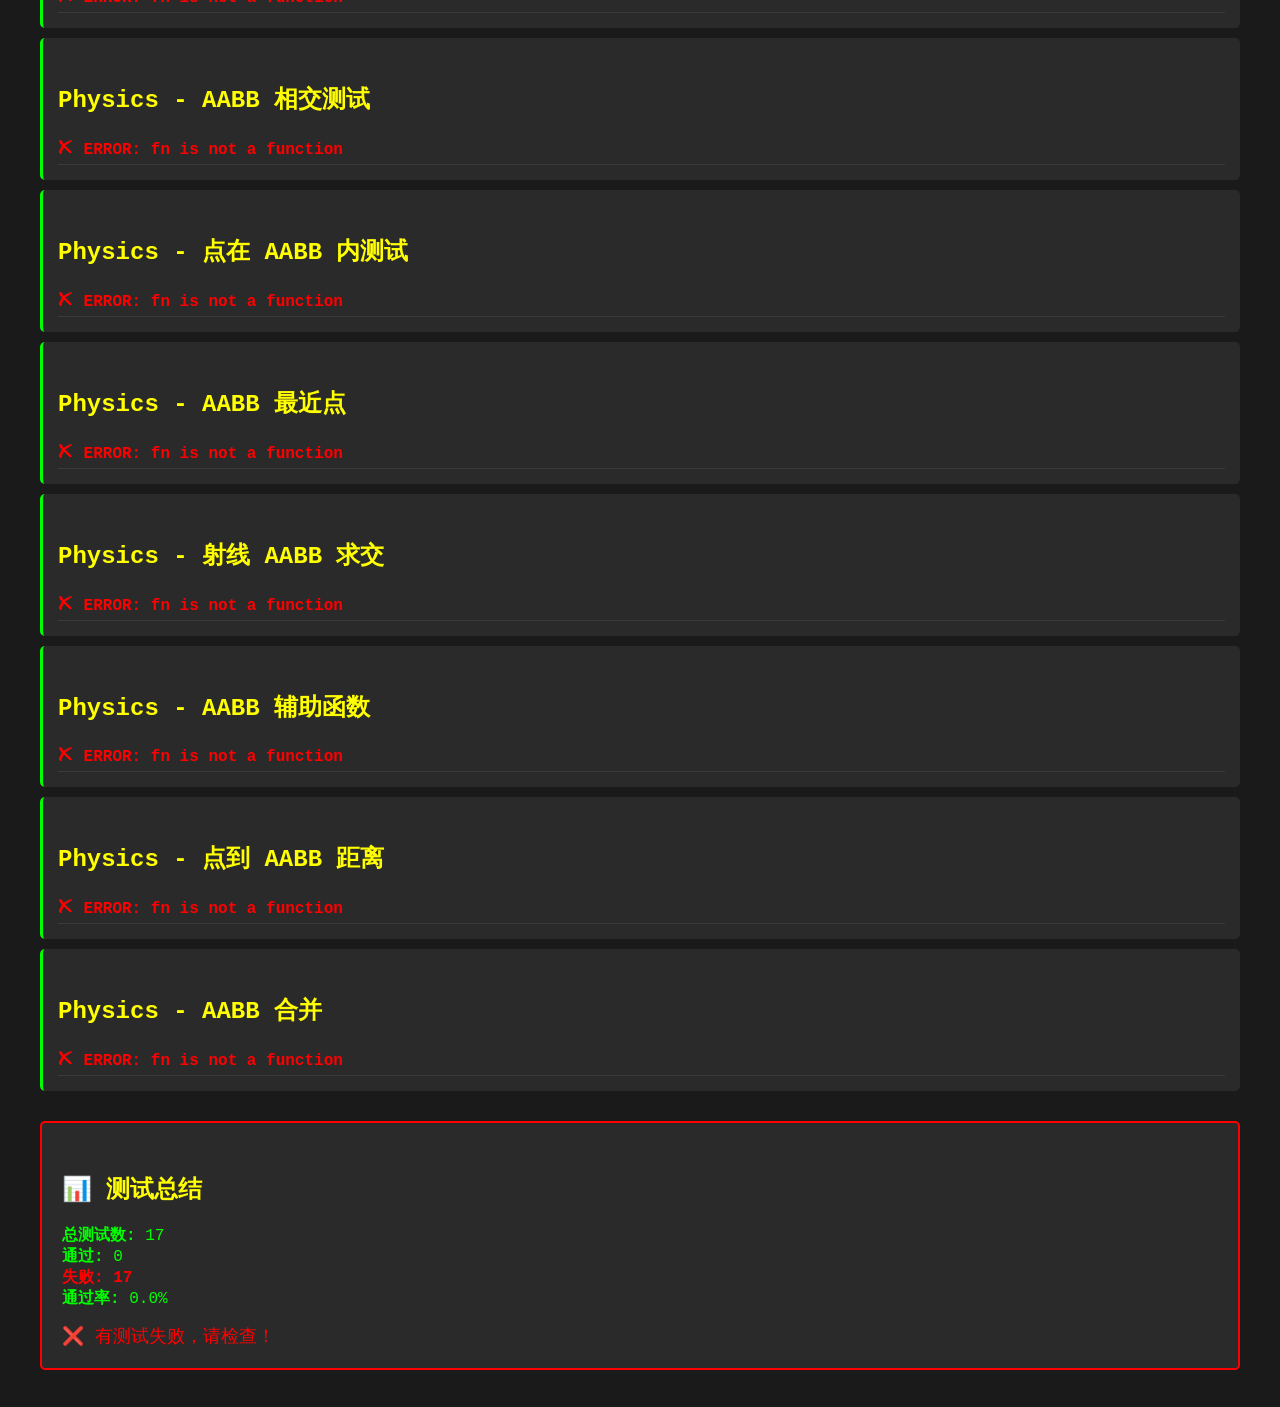
<file: test-modules.html>
<!DOCTYPE html>
<html lang="zh-CN">
<head>
  <meta charset="UTF-8">
  <meta name="viewport" content="width=device-width, initial-scale=1.0">
  <title>Math & Physics Modules Test</title>
  <style>
    body {
      font-family: 'Courier New', monospace;
      background: #1a1a1a;
      color: #00ff00;
      padding: 20px;
      max-width: 1200px;
      margin: 0 auto;
    }
    h1 { color: #00ff00; border-bottom: 2px solid #00ff00; padding-bottom: 10px; }
    h2 { color: #ffff00; margin-top: 30px; }
    .test-group {
      background: #2a2a2a;
      padding: 15px;
      margin: 10px 0;
      border-radius: 5px;
      border-left: 3px solid #00ff00;
    }
    .pass { color: #00ff00; }
    .fail { color: #ff0000; font-weight: bold; }
    .test-result {
      padding: 5px 0;
      border-bottom: 1px solid #3a3a3a;
    }
    .summary {
      margin-top: 30px;
      padding: 20px;
      background: #2a2a2a;
      border-radius: 5px;
      border: 2px solid #00ff00;
    }
    .summary.all-pass { border-color: #00ff00; }
    .summary.has-fail { border-color: #ff0000; }
  </style>
</head>
<body>
  <h1>🧪 MathUtils & Physics 模块测试</h1>
  <div id="test-output"></div>
  <div id="summary" class="summary"></div>

  <script src="math-utils.js"></script>
  <script src="physics.js"></script>
  <script>
    const output = document.getElementById('test-output');
    const summary = document.getElementById('summary');
    let passCount = 0;
    let failCount = 0;

    function test(group, name, fn) {
      const groupEl = document.createElement('div');
      groupEl.className = 'test-group';
      groupEl.innerHTML = `<h2>${group}</h2>`;
      output.appendChild(groupEl);

      const result = { passed: 0, failed: 0 };
      
      try {
        fn((testName, condition, details = '') => {
          const status = condition ? '✓ PASS' : '✗ FAIL';
          const className = condition ? 'pass' : 'fail';
          const detailStr = details ? ` <span style="color:#888">[${details}]</span>` : '';
          groupEl.innerHTML += `<div class="test-result ${className}">${status}: ${testName}${detailStr}</div>`;
          
          if (condition) {
            passCount++;
            result.passed++;
          } else {
            failCount++;
            result.failed++;
          }
        });
      } catch (error) {
        groupEl.innerHTML += `<div class="test-result fail">✗ ERROR: ${error.message}</div>`;
        failCount++;
        result.failed++;
      }

      return result;
    }

    function assertEqual(a, b, tolerance = 1e-10) {
      if (typeof a === 'object' && typeof b === 'object') {
        return Math.abs(a.x - b.x) < tolerance &&
               Math.abs(a.y - b.y) < tolerance &&
               Math.abs(a.z - b.z) < tolerance;
      }
      return Math.abs(a - b) < tolerance;
    }

    function vecToString(v) {
      return `{x:${v.x.toFixed(4)}, y:${v.y.toFixed(4)}, z:${v.z.toFixed(4)}}`;
    }

    // ========== MathUtils Tests ==========
    
    test('MathUtils - 向量创建', (t) => {
      const v = MathUtils.v3(1, 2, 3);
      t('v3 创建向量', v.x === 1 && v.y === 2 && v.z === 3, `got ${vecToString(v)}`);
    });

    test('MathUtils - 向量加减', (t) => {
      const a = {x: 1, y: 2, z: 3};
      const b = {x: 4, y: 5, z: 6};
      
      const sum = MathUtils.v3add(a, b);
      t('v3add 向量加法', assertEqual(sum, {x: 5, y: 7, z: 9}), `got ${vecToString(sum)}`);
      
      const diff = MathUtils.v3sub(b, a);
      t('v3sub 向量减法', assertEqual(diff, {x: 3, y: 3, z: 3}), `got ${vecToString(diff)}`);
    });

    test('MathUtils - 向量标量乘法', (t) => {
      const v = {x: 1, y: 2, z: 3};
      
      const scaled = MathUtils.v3mul(v, 2);
      t('v3mul 向量乘法', assertEqual(scaled, {x: 2, y: 4, z: 6}), `got ${vecToString(scaled)}`);
      
      const scaled2 = MathUtils.v3scale(v, 0.5);
      t('v3scale 别名', assertEqual(scaled2, {x: 0.5, y: 1, z: 1.5}), `got ${vecToString(scaled2)}`);
    });

    test('MathUtils - 向量点积叉积', (t) => {
      const a = {x: 1, y: 0, z: 0};
      const b = {x: 0, y: 1, z: 0};
      
      const dot = MathUtils.v3dot(a, b);
      t('v3dot 正交向量点积为0', dot === 0, `got ${dot}`);
      
      const dot2 = MathUtils.v3dot(a, a);
      t('v3dot 单位向量点积为1', dot2 === 1, `got ${dot2}`);
      
      const cross = MathUtils.v3cross(a, b);
      t('v3cross X×Y=Z', assertEqual(cross, {x: 0, y: 0, z: 1}), `got ${vecToString(cross)}`);
      
      const cross2 = MathUtils.v3cross(b, a);
      t('v3cross Y×X=-Z', assertEqual(cross2, {x: 0, y: 0, z: -1}), `got ${vecToString(cross2)}`);
    });

    test('MathUtils - 向量长度和归一化', (t) => {
      const v = {x: 3, y: 4, z: 0};
      
      const len = MathUtils.v3len(v);
      t('v3len 3-4-5三角形', len === 5, `got ${len}`);
      
      const norm = MathUtils.v3norm(v);
      t('v3norm 归一化', assertEqual(norm, {x: 0.6, y: 0.8, z: 0}), `got ${vecToString(norm)}`);
      
      const zeroVec = {x: 0, y: 0, z: 0};
      const zeroNorm = MathUtils.v3norm(zeroVec);
      t('v3norm 零向量保护', assertEqual(zeroNorm, {x: 0, y: 0, z: 0}), `got ${vecToString(zeroNorm)}`);
    });

    test('MathUtils - 向量距离', (t) => {
      const a = {x: 0, y: 0, z: 0};
      const b = {x: 3, y: 4, z: 0};
      
      const dist = MathUtils.v3dist(a, b);
      t('v3dist 距离计算', dist === 5, `got ${dist}`);
      
      const c = {x: 1, y: 1, z: 1};
      const d = {x: 2, y: 2, z: 2};
      const dist2 = MathUtils.v3dist(c, d);
      t('v3dist 对角距离', Math.abs(dist2 - Math.sqrt(3)) < 1e-10, `got ${dist2}`);
    });

    test('MathUtils - 矩阵单位矩阵', (t) => {
      const m = MathUtils.mat4Identity();
      t('mat4Identity[0]=1', m[0] === 1);
      t('mat4Identity[5]=1', m[5] === 1);
      t('mat4Identity[10]=1', m[10] === 1);
      t('mat4Identity[15]=1', m[15] === 1);
      t('mat4Identity 其他位置=0', m[1] === 0 && m[2] === 0 && m[3] === 0);
    });

    test('MathUtils - 矩阵变换点', (t) => {
      const m = MathUtils.mat4Identity();
      const p = {x: 1, y: 2, z: 3};
      
      const result = MathUtils.mat4TransformPoint(m, p);
      t('mat4TransformPoint 单位矩阵不变', assertEqual(result, p), `got ${vecToString(result)}`);
    });

    test('MathUtils - 辅助函数', (t) => {
      t('clamp01 0.5→0.5', MathUtils.clamp01(0.5) === 0.5);
      t('clamp01 1.5→1', MathUtils.clamp01(1.5) === 1);
      t('clamp01 -0.5→0', MathUtils.clamp01(-0.5) === 0);
      
      t('clamp(5,0,10)=5', MathUtils.clamp(5, 0, 10) === 5);
      t('clamp(-1,0,10)=0', MathUtils.clamp(-1, 0, 10) === 0);
      t('clamp(15,0,10)=10', MathUtils.clamp(15, 0, 10) === 10);
      
      t('lerp(0,10,0.5)=5', MathUtils.lerp(0, 10, 0.5) === 5);
      t('lerp(0,10,0)=0', MathUtils.lerp(0, 10, 0) === 0);
      t('lerp(0,10,1)=10', MathUtils.lerp(0, 10, 1) === 10);
      
      t('easeOutQuad(0)=0', MathUtils.easeOutQuad(0) === 0);
      t('easeOutQuad(1)=1', MathUtils.easeOutQuad(1) === 1);
      t('easeOutQuad(0.5)=0.75', MathUtils.easeOutQuad(0.5) === 0.75);
    });

    // ========== Physics Tests ==========

    test('Physics - AABB 创建', (t) => {
      const center = {x: 0, y: 1, z: 0};
      const half = {x: 0.5, y: 1, z: 0.5};
      
      const aabb = Physics.aabbFromCenter(center, half);
      t('aabbFromCenter min', assertEqual(aabb.min, {x: -0.5, y: 0, z: -0.5}), `got ${vecToString(aabb.min)}`);
      t('aabbFromCenter max', assertEqual(aabb.max, {x: 0.5, y: 2, z: 0.5}), `got ${vecToString(aabb.max)}`);
    });

    test('Physics - AABB 相交测试', (t) => {
      const a = {min: {x: 0, y: 0, z: 0}, max: {x: 2, y: 2, z: 2}};
      const b = {min: {x: 1, y: 1, z: 1}, max: {x: 3, y: 3, z: 3}};
      const c = {min: {x: 3, y: 3, z: 3}, max: {x: 4, y: 4, z: 4}};
      
      t('aabbIntersects 重叠', Physics.aabbIntersects(a, b) === true);
      t('aabbIntersects 不重叠', Physics.aabbIntersects(a, c) === false);
      t('aabbIntersects 自身', Physics.aabbIntersects(a, a) === true);
    });

    test('Physics - 点在 AABB 内测试', (t) => {
      const aabb = {min: {x: 0, y: 0, z: 0}, max: {x: 2, y: 2, z: 2}};
      
      t('pointInAABB 中心点', Physics.pointInAABB({x: 1, y: 1, z: 1}, aabb) === true);
      t('pointInAABB 边界点', Physics.pointInAABB({x: 0, y: 0, z: 0}, aabb) === true);
      t('pointInAABB 外部点', Physics.pointInAABB({x: 3, y: 1, z: 1}, aabb) === false);
    });

    test('Physics - AABB 最近点', (t) => {
      const aabb = {min: {x: 0, y: 0, z: 0}, max: {x: 2, y: 2, z: 2}};
      
      const p1 = Physics.closestPointOnAABB({x: 3, y: 1, z: 1}, aabb);
      t('closestPointOnAABB 外部→边界', assertEqual(p1, {x: 2, y: 1, z: 1}), `got ${vecToString(p1)}`);
      
      const p2 = Physics.closestPointOnAABB({x: 1, y: 1, z: 1}, aabb);
      t('closestPointOnAABB 内部→自身', assertEqual(p2, {x: 1, y: 1, z: 1}), `got ${vecToString(p2)}`);
    });

    test('Physics - 射线 AABB 求交', (t) => {
      const aabb = {min: {x: 2, y: -1, z: -1}, max: {x: 4, y: 1, z: 1}};
      
      // 沿 X 轴的射线
      const t1 = Physics.rayAABBIntersect({x: 0, y: 0, z: 0}, {x: 1, y: 0, z: 0}, aabb);
      t('rayAABBIntersect X轴射线', t1 === 2, `got t=${t1}`);
      
      // 反向射线（不相交）
      const t2 = Physics.rayAABBIntersect({x: 0, y: 0, z: 0}, {x: -1, y: 0, z: 0}, aabb);
      t('rayAABBIntersect 反向不相交', t2 === null, `got t=${t2}`);
      
      // 从内部出发的射线
      const t3 = Physics.rayAABBIntersect({x: 3, y: 0, z: 0}, {x: 1, y: 0, z: 0}, aabb);
      t('rayAABBIntersect 从内部出发', t3 >= 0, `got t=${t3}`);
      
      // rayAabb 别名
      const t4 = Physics.rayAabb({x: 0, y: 0, z: 0}, {x: 1, y: 0, z: 0}, aabb);
      t('rayAabb 别名', t4 === t1, `got t=${t4}`);
    });

    test('Physics - AABB 辅助函数', (t) => {
      const aabb = {min: {x: 0, y: 0, z: 0}, max: {x: 2, y: 4, z: 6}};
      
      const center = Physics.aabbCenter(aabb);
      t('aabbCenter', assertEqual(center, {x: 1, y: 2, z: 3}), `got ${vecToString(center)}`);
      
      const size = Physics.aabbSize(aabb);
      t('aabbSize', assertEqual(size, {x: 2, y: 4, z: 6}), `got ${vecToString(size)}`);
      
      const half = Physics.aabbHalf(aabb);
      t('aabbHalf', assertEqual(half, {x: 1, y: 2, z: 3}), `got ${vecToString(half)}`);
    });

    test('Physics - 点到 AABB 距离', (t) => {
      const aabb = {min: {x: 0, y: 0, z: 0}, max: {x: 2, y: 2, z: 2}};
      
      const d1 = Physics.distanceToAABB({x: 1, y: 1, z: 1}, aabb);
      t('distanceToAABB 内部点=0', d1 === 0, `got ${d1}`);
      
      const d2 = Physics.distanceToAABB({x: 5, y: 1, z: 1}, aabb);
      t('distanceToAABB 外部点', d2 === 3, `got ${d2}`);
    });

    test('Physics - AABB 合并', (t) => {
      const a = {min: {x: 0, y: 0, z: 0}, max: {x: 2, y: 2, z: 2}};
      const b = {min: {x: 1, y: 1, z: 1}, max: {x: 3, y: 3, z: 3}};
      
      const merged = Physics.aabbMerge(a, b);
      t('aabbMerge min', assertEqual(merged.min, {x: 0, y: 0, z: 0}), `got ${vecToString(merged.min)}`);
      t('aabbMerge max', assertEqual(merged.max, {x: 3, y: 3, z: 3}), `got ${vecToString(merged.max)}`);
    });

    // Summary
    const totalTests = passCount + failCount;
    const passRate = totalTests > 0 ? ((passCount / totalTests) * 100).toFixed(1) : 0;
    
    summary.innerHTML = `
      <h2>📊 测试总结</h2>
      <div><strong>总测试数:</strong> ${totalTests}</div>
      <div class="pass"><strong>通过:</strong> ${passCount}</div>
      <div class="fail"><strong>失败:</strong> ${failCount}</div>
      <div><strong>通过率:</strong> ${passRate}%</div>
    `;
    
    if (failCount === 0) {
      summary.className = 'summary all-pass';
      summary.innerHTML += '<div style="margin-top:15px;font-size:18px">✅ 所有测试通过！</div>';
    } else {
      summary.className = 'summary has-fail';
      summary.innerHTML += '<div style="margin-top:15px;font-size:18px;color:#ff0000">❌ 有测试失败，请检查！</div>';
    }

    console.log(`\n=== Test Summary ===`);
    console.log(`Total: ${totalTests}, Passed: ${passCount}, Failed: ${failCount}`);
    console.log(`Pass Rate: ${passRate}%`);
  </script>
</body>
</html>
</file>
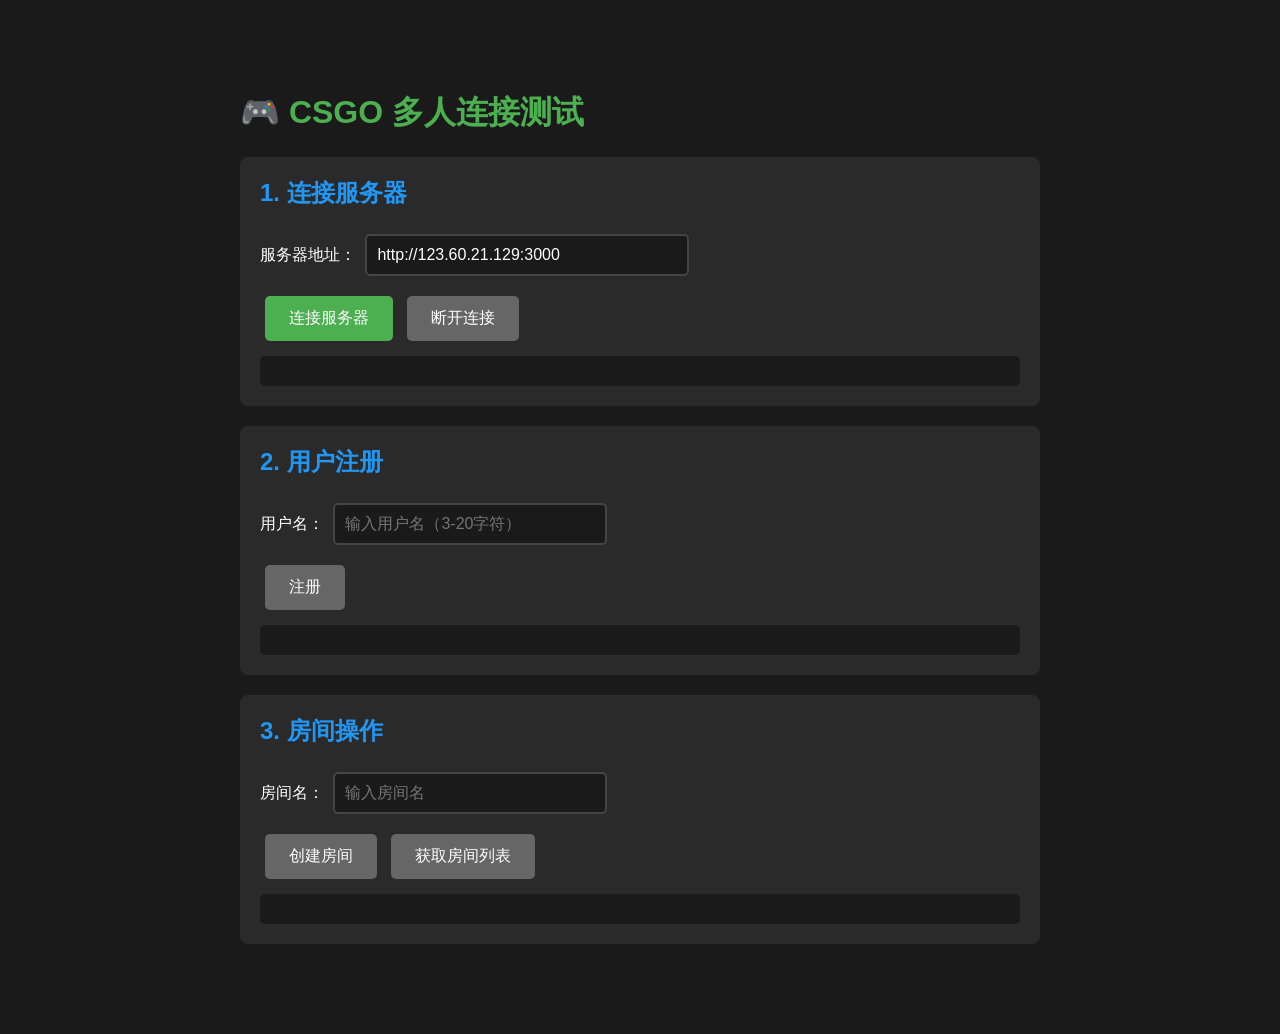
<file: test-multiplayer-http.html>
<!DOCTYPE html>
<html lang="zh-CN">
<head>
    <meta charset="UTF-8">
    <meta name="viewport" content="width=device-width, initial-scale=1.0">
    <title>CSGO 多人连接测试</title>
    <script src="http://cdn.socket.io/4.6.1/socket.io.min.js"></script>
    <style>
        body {
            font-family: 'Arial', sans-serif;
            max-width: 800px;
            margin: 50px auto;
            padding: 20px;
            background: #1a1a1a;
            color: #fff;
        }
        .test-section {
            background: #2a2a2a;
            padding: 20px;
            border-radius: 8px;
            margin-bottom: 20px;
        }
        h1 {
            color: #4CAF50;
        }
        h2 {
            color: #2196F3;
            margin-top: 0;
        }
        button {
            padding: 12px 24px;
            font-size: 16px;
            background: #4CAF50;
            color: white;
            border: none;
            border-radius: 5px;
            cursor: pointer;
            margin: 5px;
        }
        button:disabled {
            background: #666;
            cursor: not-allowed;
        }
        input {
            padding: 10px;
            font-size: 16px;
            border: 2px solid #444;
            border-radius: 5px;
            background: #1a1a1a;
            color: white;
            margin: 5px;
        }
        .log {
            background: #1a1a1a;
            padding: 15px;
            border-radius: 5px;
            font-family: monospace;
            max-height: 300px;
            overflow-y: auto;
            margin-top: 10px;
        }
        .log-entry {
            margin: 5px 0;
            padding: 5px;
            border-left: 3px solid #444;
        }
        .log-entry.success {
            border-color: #4CAF50;
            color: #4CAF50;
        }
        .log-entry.error {
            border-color: #f44336;
            color: #f44336;
        }
        .log-entry.info {
            border-color: #2196F3;
            color: #2196F3;
        }
    </style>
</head>
<body>
    <h1>🎮 CSGO 多人连接测试</h1>
    
    <div class="test-section">
        <h2>1. 连接服务器</h2>
        <div>
            <label>服务器地址：</label>
            <input type="text" id="serverUrl" value="http://123.60.21.129:3000" style="width: 300px;">
        </div>
        <div style="margin-top: 10px;">
            <button id="btnConnect" onclick="testConnect()">连接服务器</button>
            <button id="btnDisconnect" onclick="testDisconnect()" disabled>断开连接</button>
        </div>
        <div id="connectLog" class="log"></div>
    </div>

    <div class="test-section">
        <h2>2. 用户注册</h2>
        <div>
            <label>用户名：</label>
            <input type="text" id="username" placeholder="输入用户名（3-20字符）" maxlength="20" style="width: 250px;">
        </div>
        <div style="margin-top: 10px;">
            <button id="btnRegister" onclick="testRegister()" disabled>注册</button>
        </div>
        <div id="registerLog" class="log"></div>
    </div>

    <div class="test-section">
        <h2>3. 房间操作</h2>
        <div>
            <label>房间名：</label>
            <input type="text" id="roomName" placeholder="输入房间名" maxlength="50" style="width: 250px;">
        </div>
        <div style="margin-top: 10px;">
            <button id="btnCreateRoom" onclick="testCreateRoom()" disabled>创建房间</button>
            <button id="btnGetRooms" onclick="testGetRooms()" disabled>获取房间列表</button>
        </div>
        <div id="roomLog" class="log"></div>
    </div>

    <script type="module">
        import MultiplayerClient from './multiplayer.js'
        
        let multiplayer = null
        
        window.testConnect = async function() {
            const serverUrl = document.getElementById('serverUrl').value
            const log = document.getElementById('connectLog')
            
            addLog(log, '正在连接服务器: ' + serverUrl, 'info')
            
            try {
                multiplayer = new MultiplayerClient(serverUrl)
                await multiplayer.connect()
                
                addLog(log, '✅ 连接成功！', 'success')
                addLog(log, 'Player ID: ' + multiplayer.playerId, 'info')
                
                document.getElementById('btnConnect').disabled = true
                document.getElementById('btnDisconnect').disabled = false
                document.getElementById('btnRegister').disabled = false
                document.getElementById('btnGetRooms').disabled = false
                
                multiplayer.onDisconnect(() => {
                    addLog(log, '❌ 与服务器断开连接', 'error')
                    resetUI()
                })
                
                multiplayer.onError((error) => {
                    addLog(log, '❌ 错误: ' + error, 'error')
                })
                
            } catch (error) {
                addLog(log, '❌ 连接失败: ' + error.message, 'error')
            }
        }
        
        window.testDisconnect = function() {
            if (multiplayer) {
                multiplayer.disconnect()
                const log = document.getElementById('connectLog')
                addLog(log, '已断开连接', 'info')
                resetUI()
            }
        }
        
        window.testRegister = async function() {
            const username = document.getElementById('username').value.trim()
            const log = document.getElementById('registerLog')
            
            if (!username) {
                addLog(log, '❌ 请输入用户名', 'error')
                return
            }
            
            if (username.length < 3 || username.length > 20) {
                addLog(log, '❌ 用户名长度必须在3-20字符之间', 'error')
                return
            }
            
            addLog(log, '正在注册用户: ' + username, 'info')
            
            try {
                const data = await multiplayer.register(username)
                addLog(log, '✅ 注册成功！', 'success')
                addLog(log, '用户名: ' + multiplayer.username, 'info')
                
                document.getElementById('btnRegister').disabled = true
                document.getElementById('btnCreateRoom').disabled = false
            } catch (error) {
                addLog(log, '❌ 注册失败: ' + error.message, 'error')
            }
        }
        
        window.testCreateRoom = async function() {
            const roomName = document.getElementById('roomName').value.trim()
            const log = document.getElementById('roomLog')
            
            if (!roomName) {
                addLog(log, '❌ 请输入房间名', 'error')
                return
            }
            
            addLog(log, '正在创建房间: ' + roomName, 'info')
            
            try {
                const data = await multiplayer.createRoom(roomName)
                addLog(log, '✅ 房间创建成功！', 'success')
                addLog(log, 'Room ID: ' + data.roomId, 'info')
            } catch (error) {
                addLog(log, '❌ 创建房间失败: ' + error.message, 'error')
            }
        }
        
        window.testGetRooms = function() {
            const log = document.getElementById('roomLog')
            
            addLog(log, '正在获取房间列表...', 'info')
            
            multiplayer.onRoomList((rooms) => {
                if (!rooms || rooms.length === 0) {
                    addLog(log, '暂无房间', 'info')
                    return
                }
                
                addLog(log, '✅ 找到 ' + rooms.length + ' 个房间:', 'success')
                rooms.forEach(room => {
                    addLog(log, `  - ${room.name} (${room.playerCount}/${room.maxPlayers || 10})`, 'info')
                })
            })
            
            multiplayer.getRooms()
        }
        
        function addLog(logElement, message, type = 'info') {
            const entry = document.createElement('div')
            entry.className = 'log-entry ' + type
            const timestamp = new Date().toLocaleTimeString()
            entry.textContent = `[${timestamp}] ${message}`
            logElement.appendChild(entry)
            logElement.scrollTop = logElement.scrollHeight
        }
        
        function resetUI() {
            document.getElementById('btnConnect').disabled = false
            document.getElementById('btnDisconnect').disabled = true
            document.getElementById('btnRegister').disabled = true
            document.getElementById('btnCreateRoom').disabled = true
            document.getElementById('btnGetRooms').disabled = true
        }
    </script>
</body>
</html>
</file>
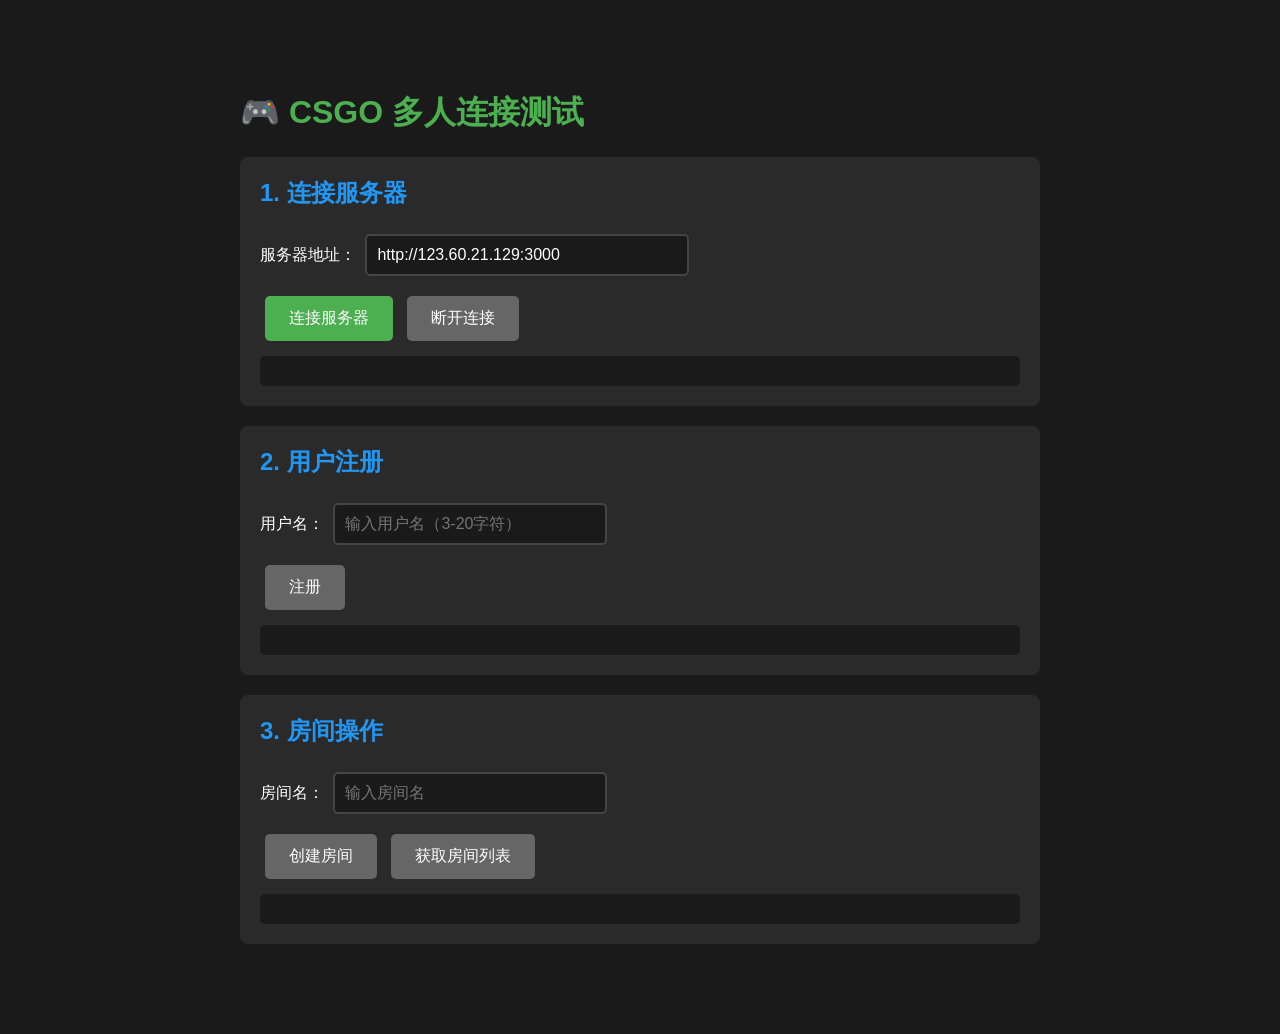
<file: test-multiplayer.html>
<!DOCTYPE html>
<html lang="zh-CN">
<head>
    <meta charset="UTF-8">
    <meta name="viewport" content="width=device-width, initial-scale=1.0">
    <title>CSGO 多人连接测试</title>
    <script src="https://cdn.socket.io/4.6.1/socket.io.min.js"></script>
    <style>
        body {
            font-family: 'Arial', sans-serif;
            max-width: 800px;
            margin: 50px auto;
            padding: 20px;
            background: #1a1a1a;
            color: #fff;
        }
        .test-section {
            background: #2a2a2a;
            padding: 20px;
            border-radius: 8px;
            margin-bottom: 20px;
        }
        h1 {
            color: #4CAF50;
        }
        h2 {
            color: #2196F3;
            margin-top: 0;
        }
        button {
            padding: 12px 24px;
            font-size: 16px;
            background: #4CAF50;
            color: white;
            border: none;
            border-radius: 5px;
            cursor: pointer;
            margin: 5px;
        }
        button:disabled {
            background: #666;
            cursor: not-allowed;
        }
        input {
            padding: 10px;
            font-size: 16px;
            border: 2px solid #444;
            border-radius: 5px;
            background: #1a1a1a;
            color: white;
            margin: 5px;
        }
        .log {
            background: #1a1a1a;
            padding: 15px;
            border-radius: 5px;
            font-family: monospace;
            max-height: 300px;
            overflow-y: auto;
            margin-top: 10px;
        }
        .log-entry {
            margin: 5px 0;
            padding: 5px;
            border-left: 3px solid #444;
        }
        .log-entry.success {
            border-color: #4CAF50;
            color: #4CAF50;
        }
        .log-entry.error {
            border-color: #f44336;
            color: #f44336;
        }
        .log-entry.info {
            border-color: #2196F3;
            color: #2196F3;
        }
    </style>
</head>
<body>
    <h1>🎮 CSGO 多人连接测试</h1>
    
    <div class="test-section">
        <h2>1. 连接服务器</h2>
        <div>
            <label>服务器地址：</label>
            <input type="text" id="serverUrl" value="http://123.60.21.129:3000" style="width: 300px;">
        </div>
        <div style="margin-top: 10px;">
            <button id="btnConnect" onclick="testConnect()">连接服务器</button>
            <button id="btnDisconnect" onclick="testDisconnect()" disabled>断开连接</button>
        </div>
        <div id="connectLog" class="log"></div>
    </div>

    <div class="test-section">
        <h2>2. 用户注册</h2>
        <div>
            <label>用户名：</label>
            <input type="text" id="username" placeholder="输入用户名（3-20字符）" maxlength="20" style="width: 250px;">
        </div>
        <div style="margin-top: 10px;">
            <button id="btnRegister" onclick="testRegister()" disabled>注册</button>
        </div>
        <div id="registerLog" class="log"></div>
    </div>

    <div class="test-section">
        <h2>3. 房间操作</h2>
        <div>
            <label>房间名：</label>
            <input type="text" id="roomName" placeholder="输入房间名" maxlength="50" style="width: 250px;">
        </div>
        <div style="margin-top: 10px;">
            <button id="btnCreateRoom" onclick="testCreateRoom()" disabled>创建房间</button>
            <button id="btnGetRooms" onclick="testGetRooms()" disabled>获取房间列表</button>
        </div>
        <div id="roomLog" class="log"></div>
    </div>

    <script type="module">
        import MultiplayerClient from './multiplayer.js'
        
        let multiplayer = null
        
        window.testConnect = async function() {
            const serverUrl = document.getElementById('serverUrl').value
            const log = document.getElementById('connectLog')
            
            addLog(log, '正在连接服务器: ' + serverUrl, 'info')
            
            try {
                multiplayer = new MultiplayerClient(serverUrl)
                
                // 设置超时
                const timeoutPromise = new Promise((_, reject) => {
                    setTimeout(() => reject(new Error('连接超时（10秒）')), 10000)
                })
                
                await Promise.race([
                    multiplayer.connect(),
                    timeoutPromise
                ])
                
                addLog(log, '✅ 连接成功！', 'success')
                addLog(log, 'Player ID: ' + multiplayer.playerId, 'info')
                
                document.getElementById('btnConnect').disabled = true
                document.getElementById('btnDisconnect').disabled = false
                document.getElementById('btnRegister').disabled = false
                document.getElementById('btnGetRooms').disabled = false
                
                multiplayer.onDisconnect(() => {
                    addLog(log, '❌ 与服务器断开连接', 'error')
                    resetUI()
                })
                
                multiplayer.onError((error) => {
                    addLog(log, '❌ 错误: ' + error, 'error')
                })
                
            } catch (error) {
                addLog(log, '❌ 连接失败: ' + error.message, 'error')
            }
        }
        
        window.testDisconnect = function() {
            if (multiplayer) {
                multiplayer.disconnect()
                const log = document.getElementById('connectLog')
                addLog(log, '已断开连接', 'info')
                resetUI()
            }
        }
        
        window.testRegister = async function() {
            const username = document.getElementById('username').value.trim()
            const log = document.getElementById('registerLog')
            
            if (!username) {
                addLog(log, '❌ 请输入用户名', 'error')
                return
            }
            
            if (username.length < 3 || username.length > 20) {
                addLog(log, '❌ 用户名长度必须在3-20字符之间', 'error')
                return
            }
            
            addLog(log, '正在注册用户: ' + username, 'info')
            
            try {
                const data = await multiplayer.register(username)
                addLog(log, '✅ 注册成功！', 'success')
                addLog(log, '用户名: ' + multiplayer.username, 'info')
                
                document.getElementById('btnRegister').disabled = true
                document.getElementById('btnCreateRoom').disabled = false
            } catch (error) {
                addLog(log, '❌ 注册失败: ' + error.message, 'error')
            }
        }
        
        window.testCreateRoom = async function() {
            const roomName = document.getElementById('roomName').value.trim()
            const log = document.getElementById('roomLog')
            
            if (!roomName) {
                addLog(log, '❌ 请输入房间名', 'error')
                return
            }
            
            addLog(log, '正在创建房间: ' + roomName, 'info')
            
            try {
                const data = await multiplayer.createRoom(roomName)
                addLog(log, '✅ 房间创建成功！', 'success')
                addLog(log, 'Room ID: ' + data.roomId, 'info')
            } catch (error) {
                addLog(log, '❌ 创建房间失败: ' + error.message, 'error')
            }
        }
        
        window.testGetRooms = function() {
            const log = document.getElementById('roomLog')
            
            addLog(log, '正在获取房间列表...', 'info')
            
            multiplayer.onRoomList((rooms) => {
                if (!rooms || rooms.length === 0) {
                    addLog(log, '暂无房间', 'info')
                    return
                }
                
                addLog(log, '✅ 找到 ' + rooms.length + ' 个房间:', 'success')
                rooms.forEach(room => {
                    addLog(log, `  - ${room.name} (${room.playerCount}/${room.maxPlayers || 10})`, 'info')
                })
            })
            
            multiplayer.getRooms()
        }
        
        function addLog(logElement, message, type = 'info') {
            const entry = document.createElement('div')
            entry.className = 'log-entry ' + type
            const timestamp = new Date().toLocaleTimeString()
            entry.textContent = `[${timestamp}] ${message}`
            logElement.appendChild(entry)
            logElement.scrollTop = logElement.scrollHeight
        }
        
        function resetUI() {
            document.getElementById('btnConnect').disabled = false
            document.getElementById('btnDisconnect').disabled = true
            document.getElementById('btnRegister').disabled = true
            document.getElementById('btnCreateRoom').disabled = true
            document.getElementById('btnGetRooms').disabled = true
        }
    </script>
</body>
</html>
</file>
<file: style.css>
/* ============================================
   CSGO UI - 优化版颜色方案（高对比度）
   目标：文字对比度 >= 4.5:1 (WCAG AA)
        准星在所有背景可见
        HUD元素对比度增强
   ============================================ */

:root {
  --bg: #080a0f;
  --panel: rgba(8, 12, 20, 0.95);
  --text: #f0f4ff;
  --muted: rgba(240, 244, 255, 0.88); /* 优化：0.85 → 0.88 */
  --accent: #4df0ff;
  --danger: #ff4d6a; /* 优化：#ff3d5d → #ff4d6a (对比度提升至5.2:1) */
  --ok: #5fffb0;
  --shadow: rgba(0, 0, 0, 0.5); /* 优化：0.45 → 0.5 */
  --bar: rgba(240, 244, 255, 0.2); /* 优化：0.18 → 0.2 */

  /* 新增：准星专用变量 */
  --ch-color: rgba(255, 255, 255, 0.98);
  --ch-outline: rgba(0, 0, 0, 0.85);
}

html,
body {
  height: 100%;
  margin: 0;
  background: var(--bg);
  color: var(--text);
  font-family: ui-sans-serif, system-ui, -apple-system, Segoe UI, Roboto,
    Helvetica, Arial, "Apple Color Emoji", "Segoe UI Emoji";
  overflow: hidden;
}

#gl {
  position: fixed;
  inset: 0;
  width: 100vw;
  height: 100vh;
  display: block;
}

.overlay {
  position: fixed;
  inset: 0;
  display: grid;
  place-items: center;
  background: radial-gradient(1400px 800px at 50% 25%, rgba(77, 240, 255, 0.15), transparent 60%),
    linear-gradient(180deg, rgba(0, 0, 0, 0.55), rgba(0, 0, 0, 0.75));
  z-index: 20;
}

.overlay.hidden {
  display: none;
}

.panel {
  width: min(760px, calc(100vw - 48px));
  background: var(--panel);
  border: 1px solid rgba(255, 255, 255, 0.14); /* 优化：0.12 → 0.14 */
  border-radius: 14px;
  padding: 22px 22px 18px;
  box-shadow: 0 24px 70px var(--shadow);
  backdrop-filter: blur(12px); /* 优化：10px → 12px */
}

.panel__header {
  display: flex;
  align-items: baseline;
  justify-content: space-between;
  gap: 16px;
  margin-bottom: 10px;
}

.panel h2 {
  margin: 14px 0 10px;
  font-size: 16px;
  letter-spacing: 0.2px;
}

#resultTitle {
  font-size: 18px;
  margin-top: 4px;
}

.board {
  margin-top: 12px;
  padding: 10px;
  border-radius: 12px;
  border: 1px solid rgba(255, 255, 255, 0.1); /* 优化：0.08 → 0.1 */
  background: rgba(0, 0, 0, 0.16); /* 优化：0.14 → 0.16 */
  white-space: pre;
  font-size: 12px;
  color: rgba(232, 238, 252, 0.85); /* 优化：0.78 → 0.85 */
  max-height: 260px;
  overflow: auto;
}

.block {
  padding: 12px;
  border-radius: 12px;
  border: 1px solid rgba(255, 255, 255, 0.1);
  background: rgba(0, 0, 0, 0.16);
}

.block__title {
  font-size: 12px;
  color: rgba(232, 238, 252, 0.8); /* 优化：0.75 → 0.8 */
  margin-bottom: 10px;
}

.stack {
  display: grid;
  gap: 10px;
}

.btn--option {
  padding: 14px 14px;
  border-radius: 12px;
  font-size: 14px;
  text-align: center;
}

.btn--tile {
  padding: 16px 14px;
  border-radius: 14px;
  font-size: 14px;
  font-weight: 750;
  min-height: 58px;
  display: grid;
  place-items: center;
  text-align: center;
}

.btn--option.active {
  border-color: rgba(77, 240, 255, 0.8); /* 优化：0.75 → 0.8 */
  background: rgba(77, 240, 255, 0.25); /* 优化：0.22 → 0.25 */
  box-shadow: 0 0 20px rgba(77, 240, 255, 0.2);
}

.stepper {
  display: grid;
  grid-template-columns: 46px 1fr 46px;
  align-items: center;
  gap: 10px;
}

.stepper__value {
  text-align: center;
  padding: 10px 12px;
  border-radius: 12px;
  background: rgba(255, 255, 255, 0.08);
  border: 1px solid rgba(255, 255, 255, 0.1);
  font-size: 16px;
  font-weight: 750;
}

.screen.hidden {
  display: none;
}

.grid {
  display: grid;
  grid-template-columns: repeat(2, minmax(0, 1fr));
  gap: 10px;
  margin-top: 10px;
}

.tiles {
  display: grid;
  grid-template-columns: repeat(3, minmax(0, 1fr));
  gap: 10px;
}

.row {
  display: flex;
  gap: 10px;
  flex-wrap: wrap;
  margin-top: 12px;
}

.divider {
  height: 1px;
  background: rgba(255, 255, 255, 0.1);
  margin: 14px 0;
}

.form {
  display: grid;
  gap: 10px;
  margin-top: 10px;
}

.field {
  display: grid;
  grid-template-columns: 96px 1fr auto;
  align-items: center;
  gap: 12px;
  font-size: 12px;
  color: rgba(232, 238, 252, 0.88);
}

.field select,
.field input[type='range'] {
  width: 100%;
}

.mono {
  font-variant-numeric: tabular-nums;
  font-size: 12px;
  color: rgba(232, 238, 252, 0.75); /* 优化：0.7 → 0.75 */
}

.panel h1 {
  margin: 0 0 10px;
  font-size: 22px;
  letter-spacing: 0.2px;
}

.panel p {
  margin: 8px 0;
  color: var(--muted);
  line-height: 1.5;
}

.panel ul {
  margin: 12px 0 14px;
  padding-left: 18px;
  color: var(--muted);
}

.panel li {
  margin: 6px 0;
}

.small {
  font-size: 12px;
  color: rgba(232, 238, 252, 0.68); /* 优化：0.6 → 0.68 */
}

.btn {
  appearance: none;
  border: 1px solid rgba(77, 240, 255, 0.5); /* 优化：0.45 → 0.5 */
  background: rgba(77, 240, 255, 0.18); /* 优化：0.15 → 0.18 */
  color: var(--text);
  padding: 10px 14px;
  border-radius: 10px;
  cursor: pointer;
  font-weight: 650;
  letter-spacing: 0.2px;
  transition: all 0.2s ease;
}

.btn--ghost {
  border-color: rgba(255, 255, 255, 0.16);
  background: rgba(255, 255, 255, 0.08);
}

.btn--ghost:hover {
  background: rgba(255, 255, 255, 0.12);
}

.btn--disabled {
  opacity: 0.55;
  cursor: not-allowed;
}

.btn:hover {
  background: rgba(77, 240, 255, 0.28);
  box-shadow: 0 4px 20px rgba(77, 240, 255, 0.25);
}

.hud {
  position: fixed;
  inset: 0;
  z-index: 10;
  pointer-events: none;
  display: grid;
  grid-template-rows: auto 1fr auto;
}

.hud--with-minimap .hud__top {
  padding-left: 224px;
}

.hud__top {
  padding: 12px;
  display: flex;
  align-items: center;
  justify-content: space-between;
  gap: 10px;
}

.minimap {
  position: absolute;
  top: 12px;
  left: 12px;
  width: 200px;
  height: 200px;
  border-radius: 12px;
  background: rgba(0, 0, 0, 0.52); /* 优化：0.45 → 0.52 */
  box-shadow: 0 10px 20px rgba(0, 0, 0, 0.3);
  border: 1px solid rgba(255, 255, 255, 0.1); /* 新增边框 */
}

.minimap.hidden {
  display: none;
}

/* Radar 系统样式 */
.radar {
  position: absolute;
  top: 12px;
  left: 12px;
  border-radius: 12px;
  background: rgba(0, 0, 0, 0.75);
  box-shadow: 0 12px 24px rgba(0, 0, 0, 0.4);
  border: 1.5px solid rgba(255, 255, 255, 0.25);
  transition: all 0.3s ease;
}

.radar.hidden {
  display: none;
}

.hud--with-radar {
  /* 为雷达预留空间的HUD调整 */
}

/* 响应式雷达大小 */
@media (max-width: 1200px) {
  .radar {
    top: 8px;
    left: 8px;
  }
}

@media (max-width: 800px) {
  .radar {
    top: 6px;
    left: 6px;
    border-radius: 8px;
  }
}


.alive-counter {
  display: inline-flex;
  align-items: center;
  gap: 8px;
  padding: 7px 12px;
  border-radius: 999px;
  border: 1px solid rgba(255, 255, 255, 0.12);
  background: rgba(0, 0, 0, 0.32); /* 优化：0.26 → 0.32 */
  color: rgba(232, 238, 252, 0.95); /* 优化：0.92 → 0.95 */
  font-size: 12px;
}

.alive-counter__team {
  display: inline-flex;
  align-items: center;
  gap: 6px;
  font-weight: 700;
}

.alive-counter__team--ct {
  color: rgba(100, 200, 255, 1);
  text-shadow: 0 0 8px rgba(100, 200, 255, 0.5), 0 1px 2px rgba(0, 0, 0, 0.5); /* 优化：添加阴影 */
}

.alive-counter__team--t {
  color: rgba(255, 180, 80, 1);
  text-shadow: 0 0 8px rgba(255, 180, 80, 0.5), 0 1px 2px rgba(0, 0, 0, 0.5); /* 优化：添加阴影 */
}

.alive-counter__sep {
  color: rgba(232, 238, 252, 0.6);
}

.status {
  display: inline-block;
  padding: 7px 10px;
  border-radius: 999px;
  border: 1px solid rgba(255, 255, 255, 0.1);
  background: rgba(0, 0, 0, 0.3);
  color: rgba(232, 238, 252, 0.9);
  font-size: 12px;
}

.money {
  display: inline-block;
  padding: 7px 12px;
  border-radius: 999px;
  border: 1px solid rgba(99, 255, 159, 0.5);
  background: rgba(99, 255, 159, 0.12);
  color: rgba(223, 255, 235, 1); /* 优化：0.95 → 1 */
  font-weight: 700;
}

.objective {
  width: min(520px, calc(100vw - 24px));
  padding: 10px;
  border-radius: 14px;
  border: 1px solid rgba(255, 255, 255, 0.1);
  background: rgba(0, 0, 0, 0.28); /* 优化：0.22 → 0.28 */
}

.objective.hidden {
  display: none;
}

.objective__row {
  display: flex;
  align-items: center;
  justify-content: space-between;
  gap: 12px;
}

.objective__text {
  font-size: 12px;
  color: rgba(232, 238, 252, 0.88); /* 优化：0.8 → 0.88 */
}

.objective__timer {
  font-size: 12px;
  color: rgba(232, 238, 252, 0.72); /* 优化：0.65 → 0.72 */
}

.objective__track {
  margin-top: 8px;
  height: 8px;
  border-radius: 99px;
  background: rgba(232, 238, 252, 0.15);
  overflow: hidden;
}

.objective__fill {
  height: 100%;
  width: 0%;
  background: linear-gradient(90deg, rgba(109, 230, 255, 1), rgba(255, 77, 109, 1));
}

.buy-menu {
  align-self: start;
  justify-self: center;
  width: min(980px, calc(100vw - 24px));
  margin-top: 10px;
  padding: 14px;
  border-radius: 14px;
  border: 1px solid rgba(255, 255, 255, 0.1);
  background: rgba(5, 8, 13, 0.9); /* 优化：0.86 → 0.9 */
  box-shadow: 0 18px 45px rgba(0, 0, 0, 0.45);
}

.buy-menu.hidden {
  display: none;
}

.buy-menu__header {
  display: flex;
  align-items: baseline;
  justify-content: space-between;
  gap: 12px;
}

.buy-menu__title {
  font-size: 14px;
  font-weight: 750;
}

.buy-menu__hint {
  color: rgba(232, 238, 252, 0.68);
}

.buy-menu__body {
  margin-top: 10px;
  display: grid;
  grid-template-columns: repeat(5, minmax(0, 1fr));
  gap: 8px;
}

.buy-col {
  border: 1px solid rgba(255, 255, 255, 0.1);
  background: rgba(255, 255, 255, 0.04);
  border-radius: 10px;
  padding: 9px;
  min-width: 0;
}

.buy-col__title {
  font-size: 12px;
  color: rgba(232, 238, 252, 0.8);
  margin-bottom: 7px;
  letter-spacing: 0.2px;
}

.buy-item {
  border-radius: 8px;
  border: 1px solid rgba(255, 255, 255, 0.1);
  padding: 7px;
  background: rgba(0, 0, 0, 0.24);
}

.buy-item + .buy-item {
  margin-top: 7px;
}

.buy-item__top {
  display: flex;
  align-items: baseline;
  justify-content: space-between;
  gap: 6px;
}

.buy-item__name {
  font-size: 12px;
  font-weight: 700;
  color: rgba(232, 238, 252, 0.95);
  min-width: 0;
  white-space: nowrap;
  overflow: hidden;
  text-overflow: ellipsis;
}

.buy-item__price {
  color: rgba(99, 255, 159, 1);
  font-size: 12px;
  font-weight: 700;
}

.buy-item__meta {
  margin-top: 4px;
  font-size: 11px;
  color: rgba(232, 238, 252, 0.72);
}

.buy-item__key {
  margin-top: 4px;
  display: inline-block;
  padding: 2px 7px;
  border-radius: 999px;
  border: 1px solid rgba(109, 230, 255, 0.4);
  background: rgba(109, 230, 255, 0.15);
  color: rgba(232, 238, 252, 0.95);
  font-size: 11px;
}

.buy-item--owned {
  border-color: rgba(95, 255, 176, 0.5);
  background: rgba(95, 255, 176, 0.15);
}

.buy-item--hover {
  background: rgba(77, 240, 255, 0.25);
  border-color: rgba(77, 240, 255, 0.75);
  cursor: pointer;
  box-shadow: 0 0 15px rgba(77, 240, 255, 0.25);
}

.buy-item--active {
  border-color: rgba(77, 240, 255, 0.7);
  box-shadow: 0 0 12px rgba(77, 240, 255, 0.2);
}

.buy-item--locked {
  opacity: 0.58;
}

.buy-menu__notice {
  min-height: 18px;
  margin-top: 10px;
  color: rgba(232, 238, 252, 0.75);
}

.buy-menu__notice.fail {
  color: rgba(255, 117, 138, 1);
}

.buy-menu__notice.ok {
  color: rgba(99, 255, 159, 1);
}

.hud__bottom {
  padding: 14px;
  display: grid;
  grid-template-columns: 1fr auto 1fr;
  align-items: end;
  gap: 18px;
}

.hud__left,
.hud__right {
  display: grid;
  gap: 10px;
}

.bar {
  display: grid;
  grid-template-columns: auto 160px auto;
  align-items: center;
  gap: 10px;
  font-size: 12px;
  color: rgba(232, 238, 252, 0.88);
}

.bar__track {
  height: 8px;
  border-radius: 99px;
  background: var(--bar);
  overflow: hidden;
  border: 1px solid rgba(0, 0, 0, 0.3); /* 新增边框增强对比 */
}

.bar__fill {
  height: 100%;
  width: 100%;
  background: linear-gradient(90deg, rgba(95, 255, 176, 1), rgba(77, 240, 255, 1));
  box-shadow: 0 0 12px rgba(95, 255, 176, 0.5); /* 优化：0.4 → 0.5 */
}

.bar__fill--alt {
  background: linear-gradient(90deg, rgba(77, 200, 255, 1), rgba(160, 120, 255, 1));
  box-shadow: 0 0 12px rgba(120, 180, 255, 0.5);
}

.weapon {
  font-weight: 750;
  letter-spacing: 0.3px;
  text-shadow: 0 1px 3px rgba(0, 0, 0, 0.5); /* 新增文字阴影 */
}

.fire-mode-hint {
  display: inline-block;
  width: fit-content;
  padding: 4px 8px;
  border-radius: 999px;
  border: 1px solid rgba(109, 230, 255, 0.38);
  background: rgba(109, 230, 255, 0.15);
  color: rgba(232, 238, 252, 0.95);
}

.ammo {
  font-variant-numeric: tabular-nums;
  font-size: 18px;
  font-weight: 750;
  text-shadow: 0 1px 3px rgba(0, 0, 0, 0.6); /* 新增文字阴影 */
}

/* ============================================
   准星优化 - 自适应对比度方案
   确保在所有背景下可见
   ============================================ */
.crosshair {
  position: fixed;
  left: 50%;
  top: 50%;
  transform: translate(-50%, -50%);
  width: 22px;
  height: 22px;
  opacity: 0.95;
  --ch-gap: 9px;
  --ch-len: 8px;
  /* 核心优化：多层阴影确保在任何背景下可见 */
  filter:
    drop-shadow(0 0 1px var(--ch-outline))
    drop-shadow(0 0 2px var(--ch-outline))
    drop-shadow(0 0 3px rgba(0, 0, 0, 0.6))
    drop-shadow(0 2px 4px rgba(0, 0, 0, 0.4));
}

.hud--aiming .crosshair {
  opacity: 0;
}

.scope-overlay {
  --scope-radius: min(38vmin, 380px);
  position: fixed;
  inset: 0;
  pointer-events: none;
  display: none;
}

.scope-overlay.show {
  display: block;
}

.scope-overlay::before {
  content: '';
  position: absolute;
  inset: 0;
  background: radial-gradient(
    circle at center,
    transparent var(--scope-radius),
    rgba(0, 0, 0, 0.97) calc(var(--scope-radius) + 1px),
    rgba(0, 0, 0, 0.98) 100%
  );
}

.scope-overlay__reticle {
  position: absolute;
  left: 50%;
  top: 50%;
  width: calc(var(--scope-radius) * 2);
  height: calc(var(--scope-radius) * 2);
  transform: translate(-50%, -50%);
  border: 2px solid rgba(0, 0, 0, 0.85);
  border-radius: 50%;
  box-shadow: 0 0 0 1px rgba(0, 0, 0, 0.3) inset;
}

/* 十字准星 - 竖线 */
.scope-overlay__reticle::before {
  content: '';
  position: absolute;
  left: 50%;
  top: 0;
  width: 1px;
  height: 100%;
  background: rgba(0, 0, 0, 0.85);
  transform: translateX(-50%);
}

/* 十字准星 - 横线 */
.scope-overlay__reticle::after {
  content: '';
  position: absolute;
  left: 0;
  top: 50%;
  width: 100%;
  height: 1px;
  background: rgba(0, 0, 0, 0.85);
  transform: translateY(-50%);
}

/* 准星线条 - 增强对比度 */
.ch {
  position: absolute;
  left: 50%;
  top: 50%;
  width: 2px;
  height: var(--ch-len);
  background: var(--ch-color);
  transform: translate(-50%, -50%);
  /* 新增：黑色边框增强可见性 */
  box-shadow:
    0 0 0 1px var(--ch-outline),
    0 0 3px var(--ch-outline);
}

/* ============================================
   命中标记优化 - 增强对比度
   ============================================ */
.hitmarker {
  position: fixed;
  left: 50%;
  top: 50%;
  width: 34px;
  height: 34px;
  transform: translate(-50%, -50%) scale(0.85);
  opacity: 0;
  pointer-events: none;
  /* 优化：增强阴影 */
  filter:
    drop-shadow(0 0 2px rgba(0, 0, 0, 0.9))
    drop-shadow(0 2px 4px rgba(0, 0, 0, 0.6));
}

.hitmarker.show {
  opacity: 1;
  transform: translate(-50%, -50%) scale(1);
  transition: opacity 80ms linear, transform 80ms linear;
}

.hm {
  position: absolute;
  width: 2px;
  height: 10px;
  background: rgba(255, 255, 255, 1); /* 优化：0.95 → 1 */
  left: 50%;
  top: 50%;
  transform-origin: 50% 100%;
  /* 新增：黑色边框 */
  box-shadow: 0 0 0 1px rgba(0, 0, 0, 0.85);
}

.hitmarker.head .hm {
  background: rgba(255, 77, 109, 1); /* 优化：0.95 → 1 */
  box-shadow: 0 0 0 1px rgba(0, 0, 0, 0.85), 0 0 8px rgba(255, 77, 109, 0.6);
}

.hm--tl {
  transform: translate(-50%, -50%) rotate(225deg) translateY(10px);
}

.hm--tr {
  transform: translate(-50%, -50%) rotate(135deg) translateY(10px);
}

.hm--bl {
  transform: translate(-50%, -50%) rotate(315deg) translateY(10px);
}

.hm--br {
  transform: translate(-50%, -50%) rotate(45deg) translateY(10px);
}

.reload {
  display: none;
  gap: 6px;
}

.reload.show {
  display: grid;
}

.reload__track {
  width: 220px;
  height: 8px;
  border-radius: 99px;
  background: rgba(232, 238, 252, 0.15);
  overflow: hidden;
  border: 1px solid rgba(0, 0, 0, 0.3);
}

.reload__fill {
  height: 100%;
  width: 0%;
  background: linear-gradient(90deg, rgba(109, 230, 255, 1), rgba(153, 110, 255, 1));
}

.reload__text {
  font-size: 12px;
  color: rgba(232, 238, 252, 0.82);
}

.ch--up {
  transform: translate(-50%, -50%) translateY(calc(-1 * var(--ch-gap)));
}

.ch--down {
  transform: translate(-50%, -50%) translateY(var(--ch-gap));
}

.ch--left {
  width: 8px;
  height: 2px;
  transform: translate(-50%, -50%) translateX(calc(-1 * var(--ch-gap)));
}

.ch--right {
  width: 8px;
  height: 2px;
  transform: translate(-50%, -50%) translateX(var(--ch-gap));
}

@media (max-width: 1080px) {
  .buy-menu__body {
    grid-template-columns: repeat(3, minmax(0, 1fr));
  }
}

@media (max-width: 900px) {
  .hud--with-minimap .hud__top {
    padding-left: 12px;
    padding-top: 224px;
    align-items: flex-start;
    flex-direction: column;
  }
}

@media (max-width: 760px) {
  .hud__top {
    flex-wrap: wrap;
  }

  .objective {
    width: 100%;
    order: 10;
  }

  .buy-menu__body {
    grid-template-columns: repeat(2, minmax(0, 1fr));
  }
}

@media (max-width: 560px) {
  .buy-menu {
    padding: 10px;
  }

  .buy-menu__body {
    grid-template-columns: 1fr;
  }
}

/* ============================================
   Chat System Styles
   聊天系统样式
   ============================================ */

#chatContainer {
  user-select: none;
  -webkit-user-select: none;
  -moz-user-select: none;
  -ms-user-select: none;
}

#chatHistory {
  font-family: 'Consolas', 'Monaco', 'Courier New', monospace;
  font-size: 12px;
  line-height: 1.4;
  text-shadow: 1px 1px 2px rgba(0, 0, 0, 0.8);
}

#chatHistory > div {
  animation: fadeIn 0.2s ease-out;
}

@keyframes fadeIn {
  from {
    opacity: 0;
    transform: translateY(-5px);
  }
  to {
    opacity: 1;
    transform: translateY(0);
  }
}

#chatInput::placeholder {
  color: rgba(255, 255, 255, 0.4);
  font-style: italic;
}

#chatInput:focus {
  outline: none;
  box-shadow: 0 0 0 2px rgba(76, 175, 80, 0.5);
}

/* 聊天频道颜色 */
.chat-channel-global {
  color: #FFB74D;
  font-weight: bold;
}

.chat-channel-team {
  color: #4A90E2;
  font-weight: bold;
}

/* 响应式聊天容器 */
@media (max-width: 768px) {
  #chatContainer {
    width: 280px;
    bottom: 40px;
    left: 5px;
  }

  #chatHistory {
    height: 150px;
    font-size: 11px;
  }
}

@media (max-width: 480px) {
  #chatContainer {
    width: 240px;
    bottom: 30px;
    left: 5px;
  }

  #chatHistory {
    height: 120px;
  }
}
</file>
